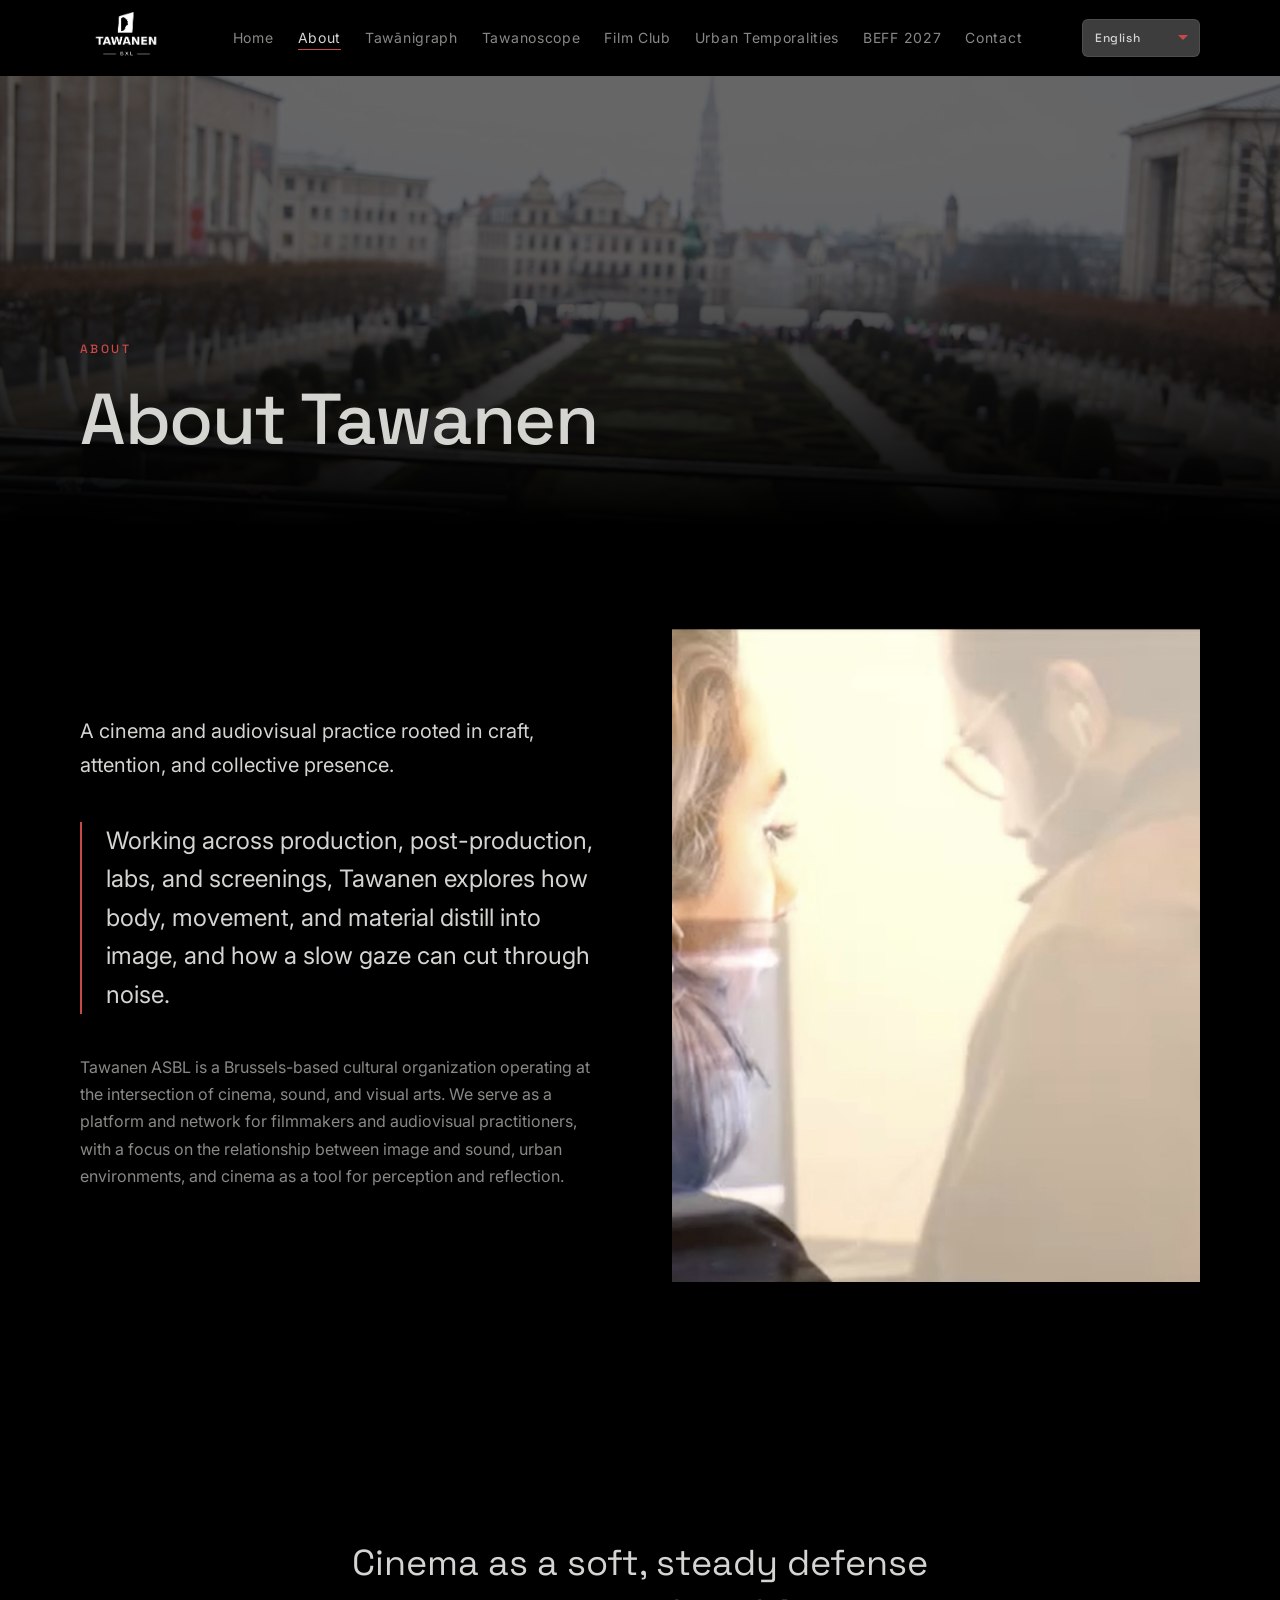
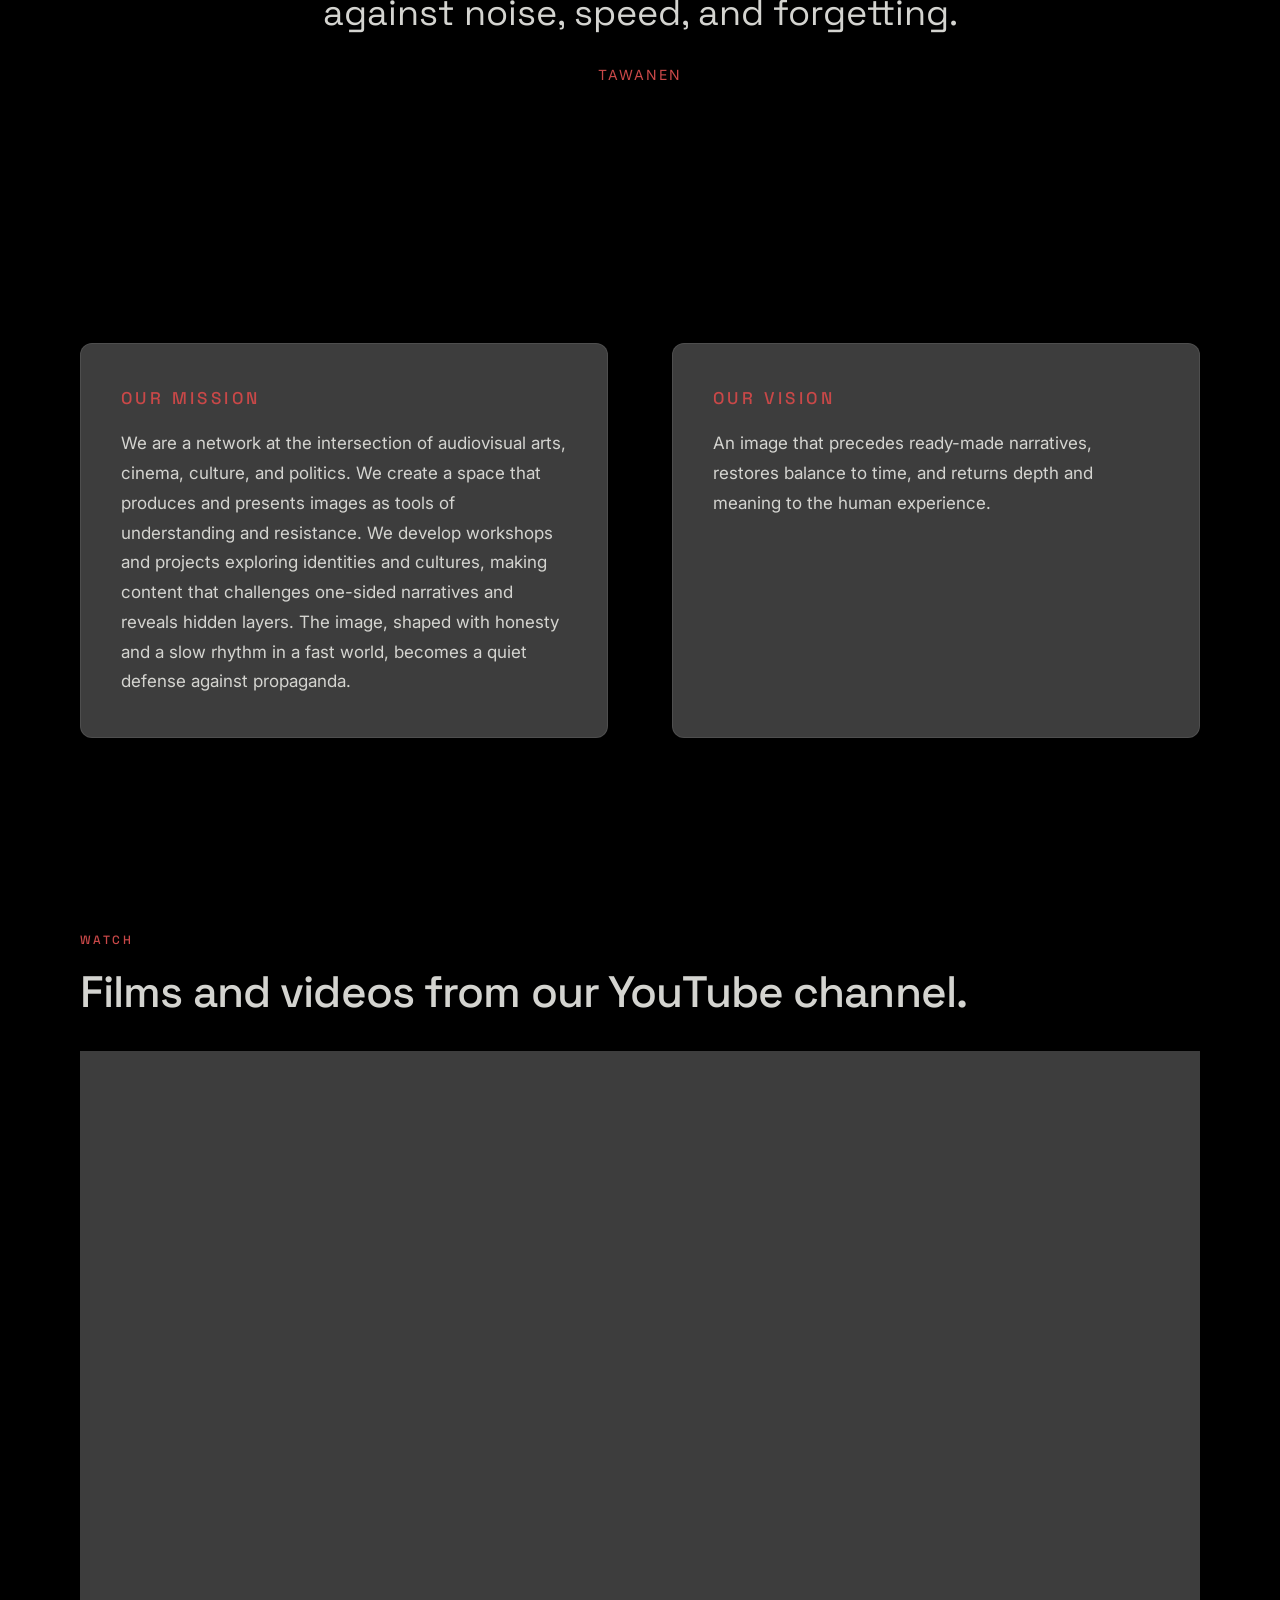
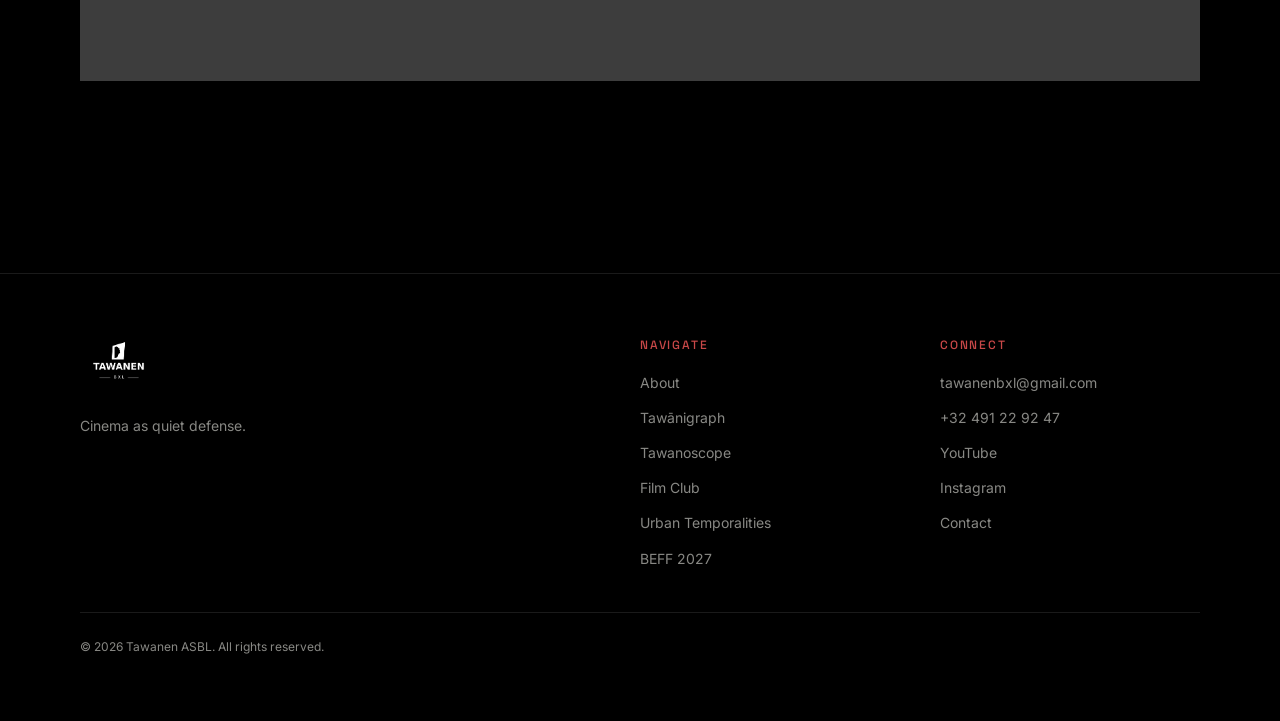
<file: about.html>
<!DOCTYPE html>
<html lang="en">
<head>
  <meta charset="UTF-8">
  <meta name="viewport" content="width=device-width, initial-scale=1.0">
  <meta name="description" content="About Tawanen ASBL — a cinema and audiovisual practice rooted in craft, attention, and collective presence in Brussels.">
  <meta property="og:title" content="About — Tawanen">
  <meta property="og:image" content="logo.png.png">
  <link rel="icon" type="image/png" href="logo.png.png">
  <title>About — Tawanen</title>
  <link rel="preconnect" href="https://fonts.googleapis.com">
  <link rel="preconnect" href="https://fonts.gstatic.com" crossorigin>
  <link href="https://fonts.googleapis.com/css2?family=Inter:wght@400;500;600&family=Noto+Sans+Arabic:wght@400;500;600&family=Space+Grotesk:wght@400;500;600;700&display=swap" rel="stylesheet">
  <link rel="stylesheet" href="css/reset.css">
  <link rel="stylesheet" href="css/variables.css">
  <link rel="stylesheet" href="css/layout.css">
  <link rel="stylesheet" href="css/components.css">
  <link rel="stylesheet" href="css/pages.css">
</head>
<body data-page-title="about.pageTitle" data-page-desc="about.intro">

  <header class="site-header scrolled">
    <div class="container header-inner">
      <a href="index.html" class="logo" aria-label="Tawanen"><img src="logo.png.png" alt="Tawanen" class="logo-img" width="1769" height="1206"></a>
      <nav class="main-nav" aria-label="Main navigation">
        <button class="menu-toggle" aria-label="Toggle menu" aria-expanded="false"><span></span><span></span><span></span></button>
        <ul class="nav-links">
          <li><a href="index.html" data-i18n="nav.home">Home</a></li>
          <li><a href="about.html" data-i18n="nav.about">About</a></li>
          <li><a href="tawanigraph.html" data-i18n="nav.tawānigraph">Tawānigraph</a></li>
          <li><a href="tawanoscope.html" data-i18n="nav.tawanoscope">Tawanoscope</a></li>
          <li><a href="film-club.html" data-i18n="nav.filmClub">Film Club</a></li>
          <li><a href="urban-temporalities.html" data-i18n="nav.urbanTemporalities">Urban Temporalities</a></li>
          <li><a href="beff-2027.html" data-i18n="nav.beff">BEFF 2027</a></li>
          <li><a href="contact.html" data-i18n="nav.contact">Contact</a></li>
        </ul>
      </nav>
      <div class="header-actions">
        <label class="lang-switcher">
          <select class="lang-select" aria-label="Language">
            <option value="en">English</option>
            <option value="fr">Français</option>
            <option value="nl">Nederlands</option>
            <option value="ar">العربية</option>
          </select>
        </label>
      </div>
    </div>
  </header>

  <main>
    <section class="page-hero">
      <div class="page-hero-bg">
        <img src="assets/images/brussels-mont-des-arts.jpg" alt="Mont des Arts formal garden in Brussels">
      </div>
      <div class="page-hero-content container">
        <p class="section-label" data-i18n="nav.about">About</p>
        <h1 data-i18n="about.pageTitle">About Tawanen</h1>
      </div>
    </section>

    <section class="section">
      <div class="container">
        <div class="about-grid reveal">
          <div>
            <p class="section-intro" style="font-size: 1.25rem; color: var(--color-offwhite); margin-bottom: 2rem;" data-i18n="about.intro">A cinema and audiovisual practice rooted in craft, attention, and collective presence.</p>
            <div class="manifesto-block">
              <p data-i18n="about.manifesto">Working across production, post-production, labs, and screenings, Tawanen explores how body, movement, and material distill into image.</p>
            </div>
            <p style="margin-top: 2rem; color: var(--color-muted);" data-i18n="about.asbl">Tawanen ASBL is a Brussels-based cultural organization.</p>
          </div>
          <div class="about-image">
            <img src="assets/images/editing-session.jpg" alt="Collaborative editing session at Tawanen" loading="lazy">
          </div>
        </div>
      </div>
    </section>

    <section class="section">
      <div class="container">
        <div class="quote-block reveal">
          <blockquote data-i18n="about.quote">Cinema as a soft, steady defense against noise, speed, and forgetting.</blockquote>
          <cite data-i18n="about.quoteCite">Tawanen</cite>
        </div>
      </div>
    </section>

    <section class="section">
      <div class="container">
        <div class="mission-vision-grid reveal">
          <div class="mission-block">
            <p class="section-label" data-i18n="mission.title">Our Mission</p>
            <p data-i18n="mission.text">We are a network at the intersection of audiovisual arts, cinema, culture, and politics.</p>
          </div>
          <div class="vision-block">
            <p class="section-label" data-i18n="vision.title">Our Vision</p>
            <p data-i18n="vision.text">An image that precedes ready-made narratives.</p>
          </div>
        </div>
      </div>
    </section>

    <section class="section">
      <div class="container reveal">
        <p class="section-label" data-i18n="video.title">Watch</p>
        <h2 class="section-title" data-i18n="video.intro">Follow our work on YouTube.</h2>
        <div class="video-embed reveal" data-video-featured style="margin-top: 2rem;">
          <iframe src="https://www.youtube.com/embed/IF5uQo_FfHM?rel=0&modestbranding=1" title="Tawanen Bxl" allow="accelerometer; autoplay; clipboard-write; encrypted-media; gyroscope; picture-in-picture" allowfullscreen loading="lazy"></iframe>
        </div>
      </div>
    </section>
  </main>

  <footer class="site-footer">
    <div class="container">
      <div class="footer-grid">
        <div class="footer-brand">
          <a href="index.html" class="logo" aria-label="Tawanen"><img src="logo.png.png" alt="Tawanen" class="logo-img" width="1769" height="1206"></a>
          <p class="footer-tagline" data-i18n="footer.tagline">Cinema as quiet defense.</p>
        </div>
        <div class="footer-col">
          <h4 data-i18n="footer.navigate">Navigate</h4>
          <ul>
            <li><a href="about.html" data-i18n="nav.about">About</a></li>
            <li><a href="tawanigraph.html" data-i18n="nav.tawānigraph">Tawānigraph</a></li>
            <li><a href="tawanoscope.html" data-i18n="nav.tawanoscope">Tawanoscope</a></li>
            <li><a href="film-club.html" data-i18n="nav.filmClub">Film Club</a></li>
            <li><a href="urban-temporalities.html" data-i18n="nav.urbanTemporalities">Urban Temporalities</a></li>
            <li><a href="beff-2027.html" data-i18n="nav.beff">BEFF 2027</a></li>
          </ul>
        </div>
        <div class="footer-col">
          <h4 data-i18n="footer.connect">Connect</h4>
          <ul>
            <li><a href="mailto:tawanenbxl@gmail.com">tawanenbxl@gmail.com</a></li>
            <li><a href="tel:+32491229247">+32 491 22 92 47</a></li>
            <li><a href="https://www.youtube.com/@TawanenBxl" target="_blank" rel="noopener noreferrer">YouTube</a></li>
            <li><a href="https://instagram.com/tawanenbxl" target="_blank" rel="noopener noreferrer">Instagram</a></li>
            <li><a href="contact.html" data-i18n="nav.contact">Contact</a></li>
          </ul>
        </div>
      </div>
      <div class="footer-bottom">
        <p data-i18n="footer.rights">© 2026 Tawanen ASBL. All rights reserved.</p>
      </div>
    </div>
  </footer>

  <script src="js/i18n.js"></script>
  <script src="js/main.js"></script>
  <script src="js/videos.js"></script>
</body>
</html>
</file>
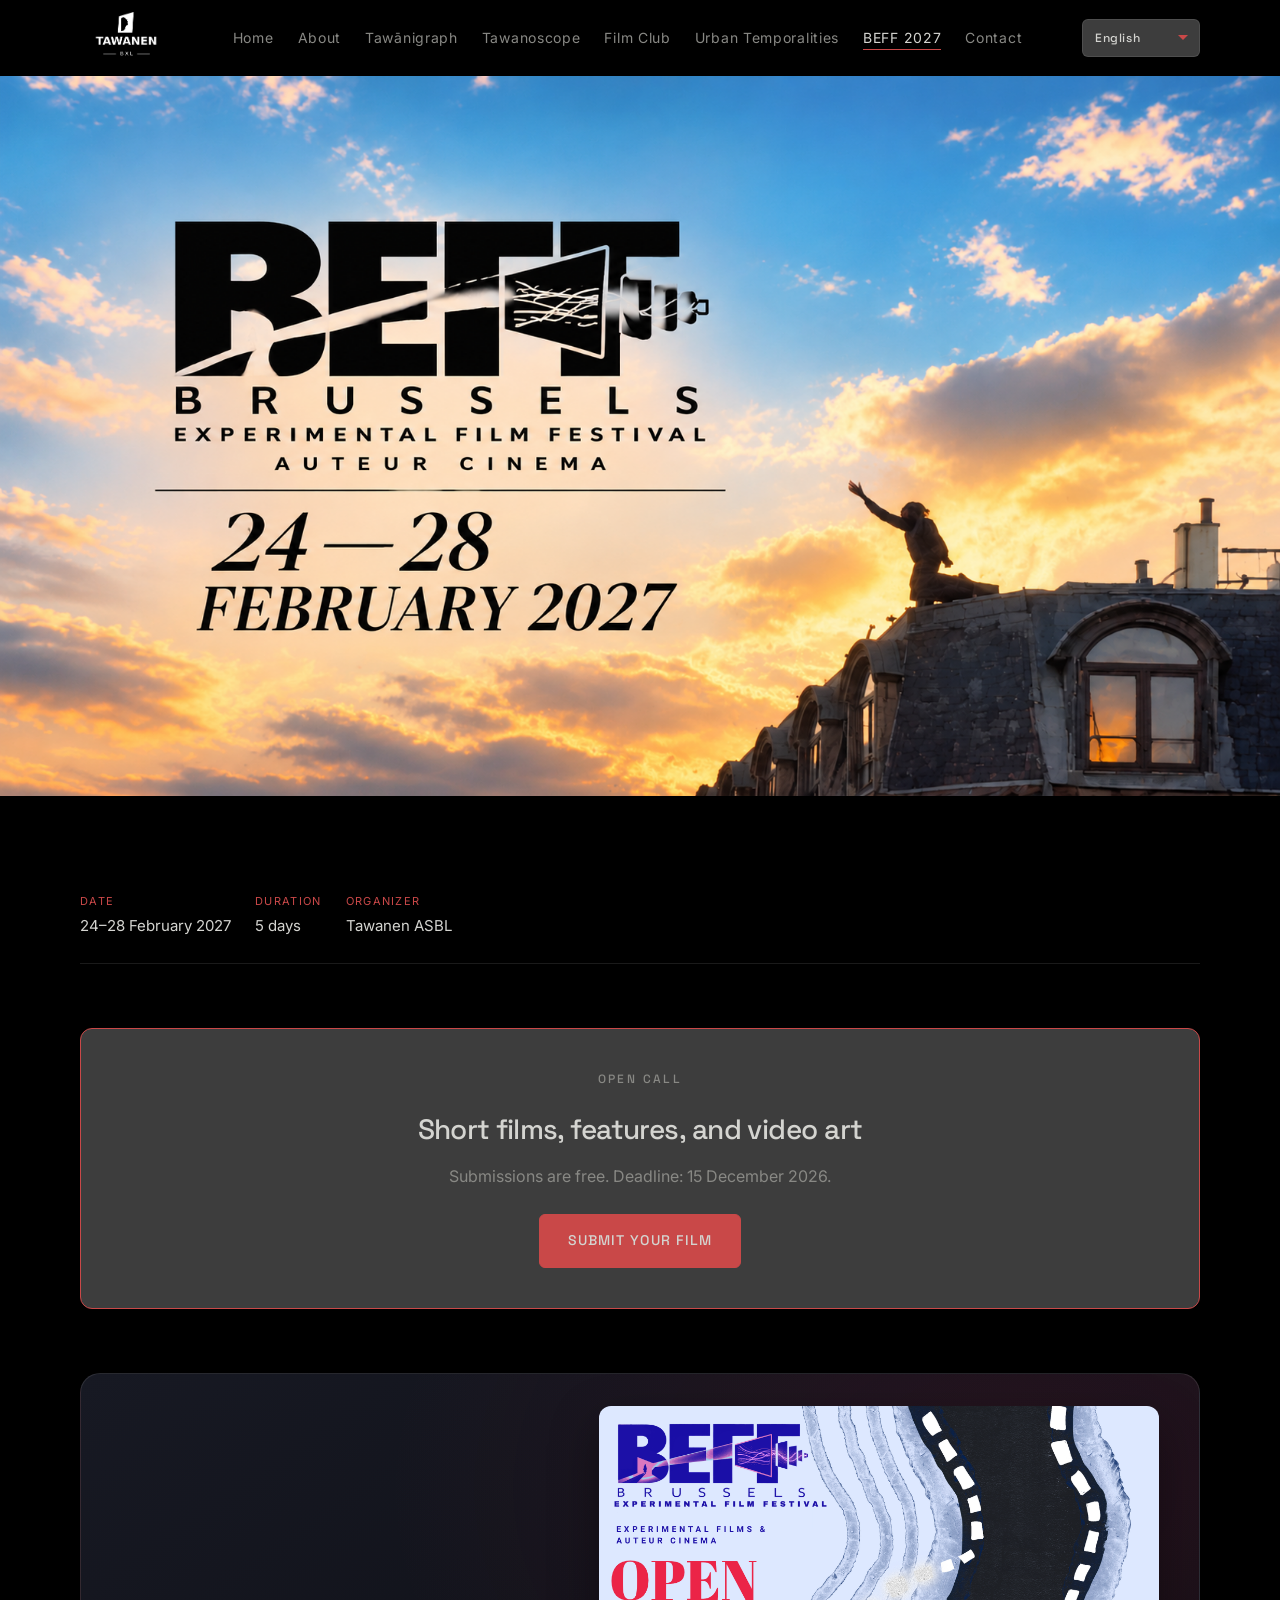
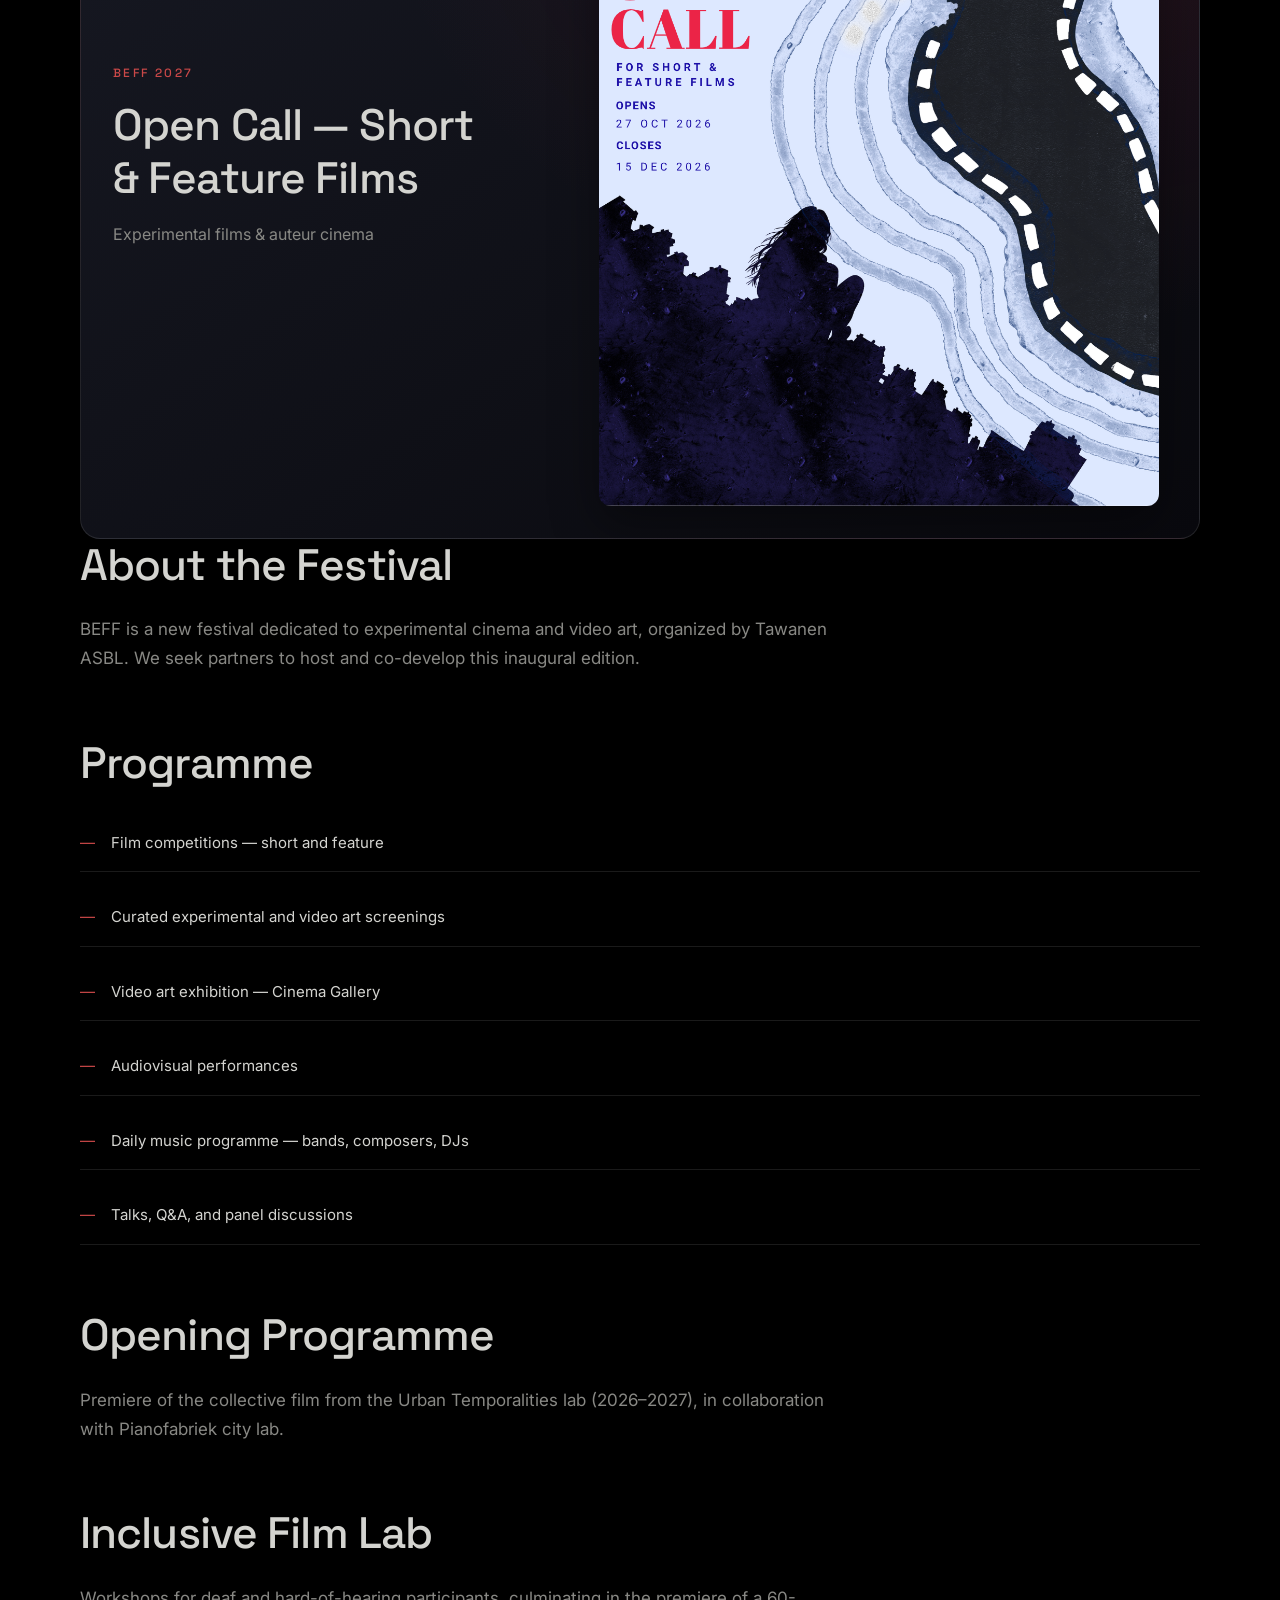
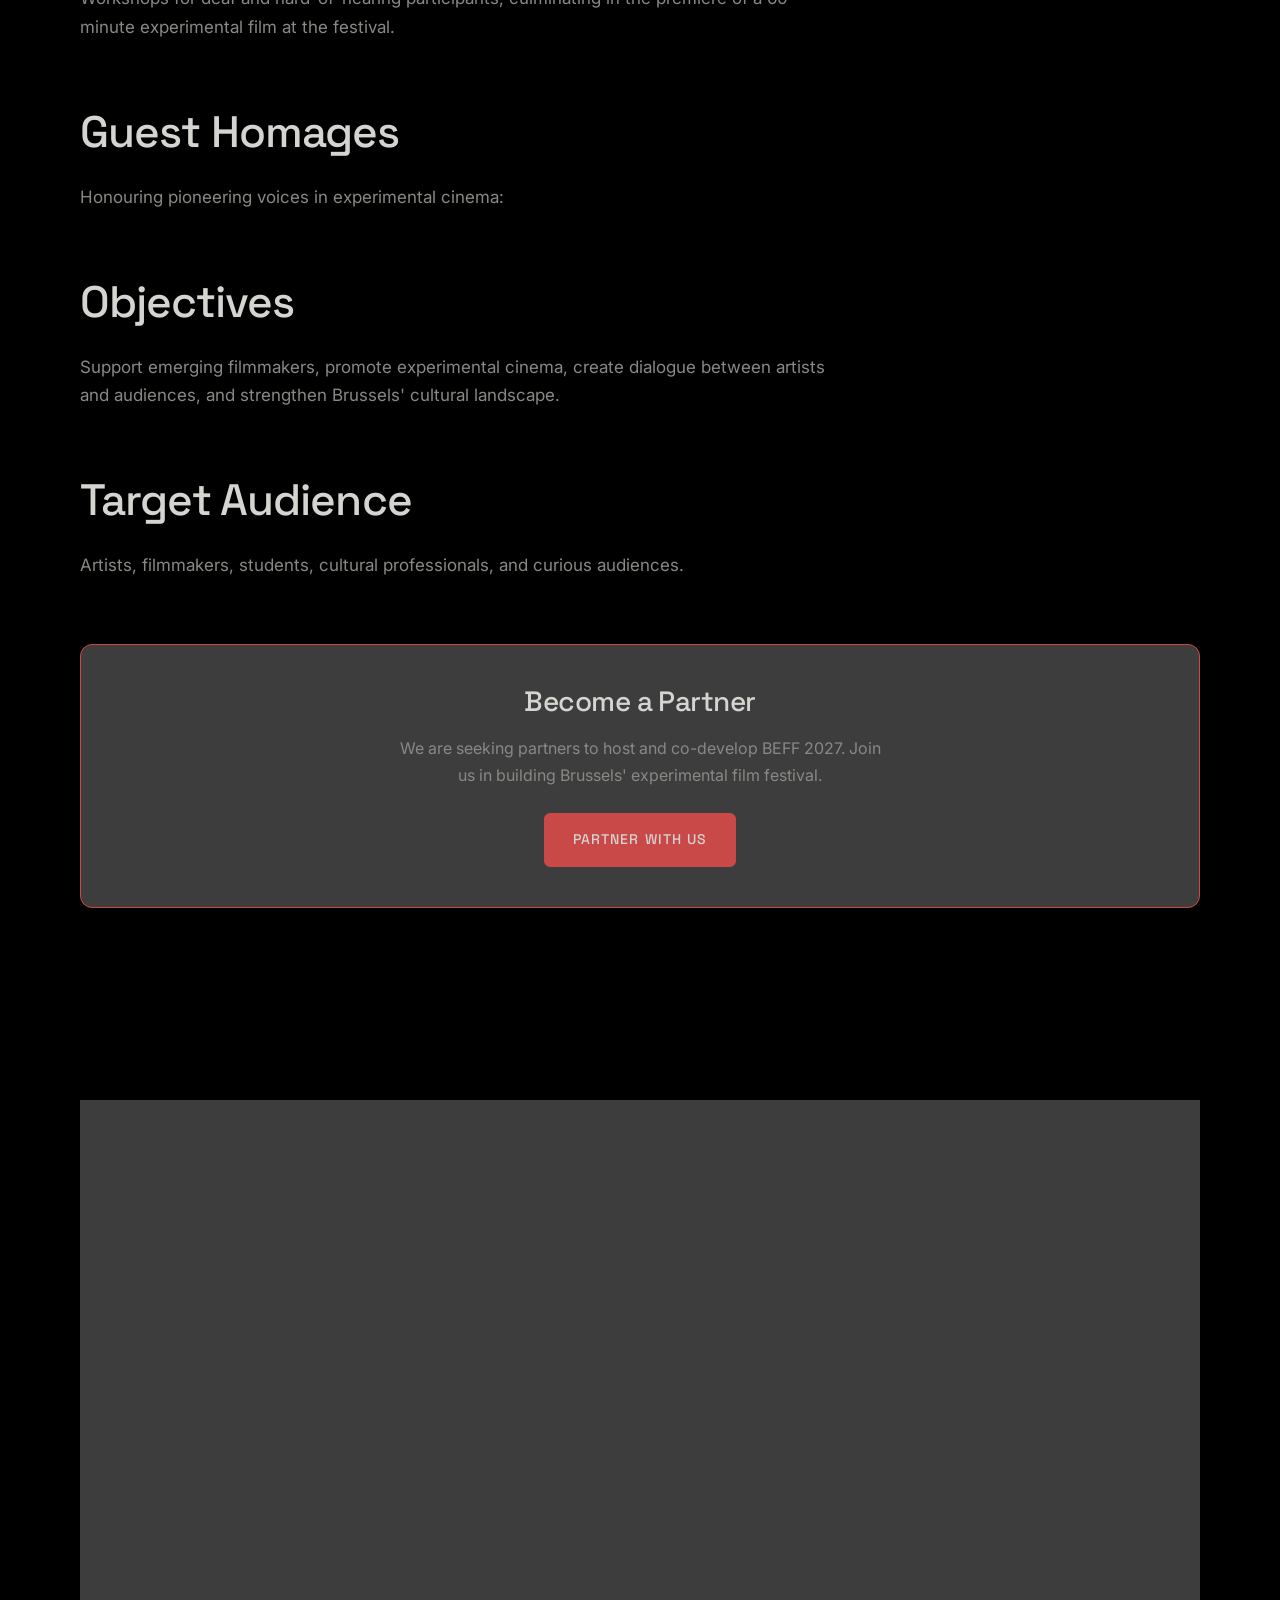
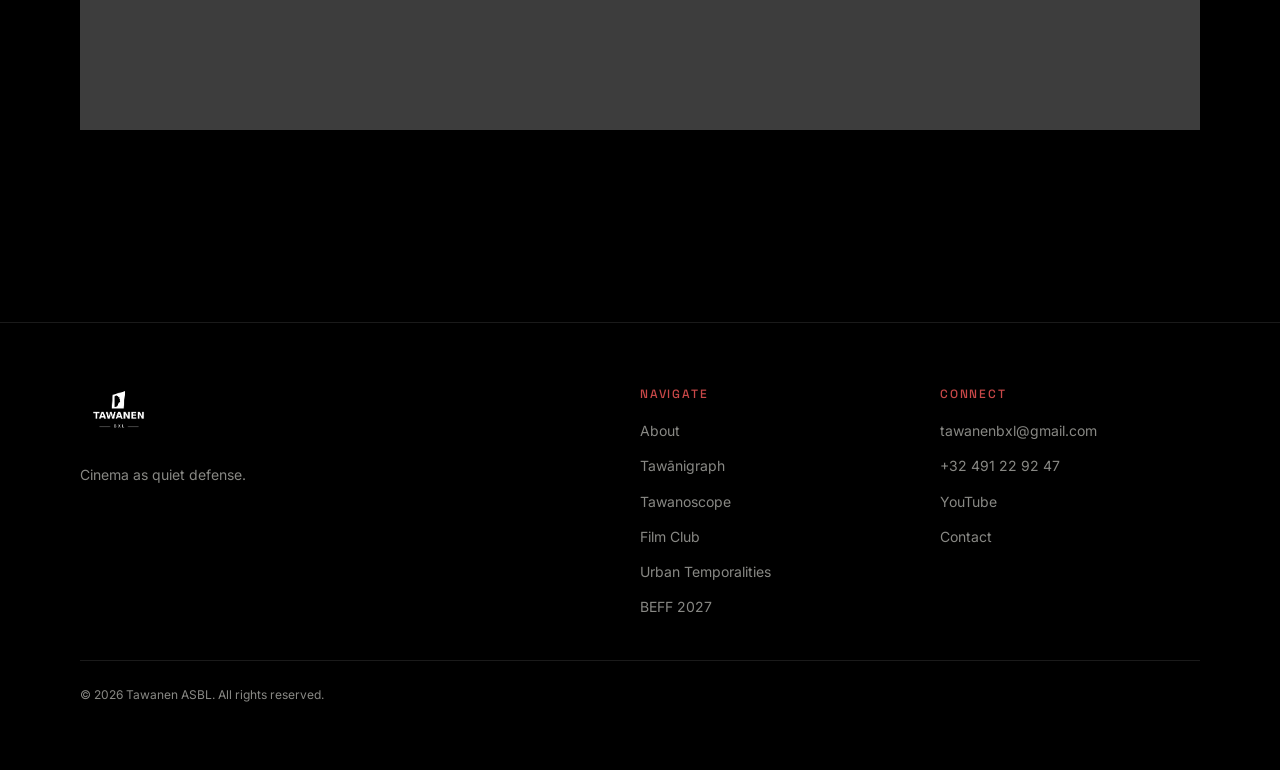
<file: beff-2027.html>
<!DOCTYPE html>
<html lang="en">
<head>
  <meta charset="UTF-8">
  <meta name="viewport" content="width=device-width, initial-scale=1.0">
  <meta name="description" content="Brussels Experimental Film Festival (BEFF) 2027 — four days of experimental cinema, video art, and dialogue in Brussels.">
  <meta property="og:title" content="BEFF 2027 — Brussels Experimental Film Festival">
  <meta property="og:image" content="assets/images/beff-poster.jpg">
  <link rel="icon" type="image/png" href="logo.png.png">
  <title>BEFF 2027 — Tawanen</title>
  <link rel="preconnect" href="https://fonts.googleapis.com">
  <link rel="preconnect" href="https://fonts.gstatic.com" crossorigin>
  <link href="https://fonts.googleapis.com/css2?family=Inter:wght@400;500;600&family=Noto+Sans+Arabic:wght@400;500;600&family=Space+Grotesk:wght@400;500;600;700&display=swap" rel="stylesheet">
  <link rel="stylesheet" href="css/reset.css">
  <link rel="stylesheet" href="css/variables.css">
  <link rel="stylesheet" href="css/layout.css">
  <link rel="stylesheet" href="css/components.css">
  <link rel="stylesheet" href="css/pages.css">
</head>
<body data-page-title="beff.pageTitle" data-page-desc="beff.intro">

  <header class="site-header scrolled">
    <div class="container header-inner">
      <a href="index.html" class="logo" aria-label="Tawanen"><img src="logo.png.png" alt="Tawanen" class="logo-img" width="1769" height="1206"></a>
      <nav class="main-nav" aria-label="Main navigation">
        <button class="menu-toggle" aria-label="Toggle menu" aria-expanded="false"><span></span><span></span><span></span></button>
        <ul class="nav-links">
          <li><a href="index.html" data-i18n="nav.home">Home</a></li>
          <li><a href="about.html" data-i18n="nav.about">About</a></li>
          <li><a href="tawanigraph.html" data-i18n="nav.tawānigraph">Tawānigraph</a></li>
          <li><a href="tawanoscope.html" data-i18n="nav.tawanoscope">Tawanoscope</a></li>
          <li><a href="film-club.html" data-i18n="nav.filmClub">Film Club</a></li>
          <li><a href="urban-temporalities.html" data-i18n="nav.urbanTemporalities">Urban Temporalities</a></li>
          <li><a href="beff-2027.html" data-i18n="nav.beff">BEFF 2027</a></li>
          <li><a href="contact.html" data-i18n="nav.contact">Contact</a></li>
        </ul>
      </nav>
      <div class="header-actions">
        <label class="lang-switcher">
          <select class="lang-select" aria-label="Language">
            <option value="en">English</option>
            <option value="fr">Français</option>
            <option value="nl">Nederlands</option>
            <option value="ar">العربية</option>
          </select>
        </label>
      </div>
    </div>
  </header>

  <main>
    <section class="page-hero beff-hero" aria-label="BEFF 2027 — Brussels Experimental Film Festival">
      <div class="beff-hero-grid">
        <img class="beff-sunset-hero" src="assets/images/February%202027%20Event%20Poster.png" alt="BEFF 2027 — Brussels Experimental Film Festival & Auteur Cinema, 24–28 February 2027" width="1536" height="1024">
      </div>
    </section>

    <section class="section">
      <div class="container">
        <div class="project-meta reveal">
          <div class="project-meta-item">
            <span>Date</span>
            <span data-i18n="projects.beff.date">24–28 February 2027</span>
          </div>
          <div class="project-meta-item">
            <span>Duration</span>
            <span>5 days</span>
          </div>
          <div class="project-meta-item">
            <span>Organizer</span>
            <span>Tawanen ASBL</span>
          </div>
        </div>

        <div class="partner-cta open-call-cta reveal">
          <p class="section-label" data-i18n="beff.submit.label">Open call</p>
          <h3 data-i18n="beff.submit.title">Short films, features, and video art</h3>
          <p data-i18n="beff.submit.text">Submissions are free. Deadline: 15 December 2026.</p>
          <a href="https://forms.gle/1F8i3EiyHABEFPoU7" class="btn btn-filled" data-film-submit target="_blank" rel="noopener noreferrer" data-i18n="beff.submit.cta">Submit your film</a>
        </div>

        <section class="beff-open-call-art reveal" aria-labelledby="beff-open-call-art-title">
          <div class="beff-open-call-art-copy">
            <p class="section-label">BEFF 2027</p>
            <h2 id="beff-open-call-art-title">Open Call — Short &amp; Feature Films</h2>
            <p>Experimental films &amp; auteur cinema</p>
          </div>
          <img
            class="beff-open-call-art-image"
            src="assets/images/beff-open-call.jpg.png"
            alt="BEFF 2027 open call poster for short and feature films. Submissions open 27 October 2026 and close 15 December 2026."
            width="1080"
            height="1350"
            loading="lazy"
          >
        </section>

        <div class="project-section reveal">
          <h2 data-i18n="beff.about.title">About the Festival</h2>
          <p data-i18n="beff.about.text">BEFF is a new festival dedicated to experimental cinema and video art.</p>
        </div>

        <div class="project-section reveal">
          <h2 data-i18n="beff.programme.title">Programme</h2>
          <ul class="programme-list">
            <li data-i18n="beff.programme.1">Film competitions — short and feature</li>
            <li data-i18n="beff.programme.2">Curated experimental and video art screenings</li>
            <li data-i18n="beff.programme.3">Video art exhibition — Cinema Gallery</li>
            <li data-i18n="beff.programme.4">Audiovisual performances</li>
            <li data-i18n="beff.programme.5">Daily music programme</li>
            <li data-i18n="beff.programme.6">Talks, Q&A, and panel discussions</li>
          </ul>
        </div>

        <div class="project-section reveal">
          <h2 data-i18n="beff.opening.title">Opening Programme</h2>
          <p data-i18n="beff.opening.text">Premiere of the collective film from the Urban Temporalities lab.</p>
        </div>

        <div class="project-section reveal">
          <h2 data-i18n="beff.inclusive.title">Inclusive Film Lab</h2>
          <p data-i18n="beff.inclusive.text">Workshops for deaf and hard-of-hearing participants.</p>
        </div>

        <div class="project-section reveal">
          <h2 data-i18n="beff.homages.title">Guest Homages</h2>
          <p data-i18n="beff.homages.intro">Honouring pioneering voices in experimental cinema:</p>
        </div>

        <div class="project-section reveal">
          <h2 data-i18n="beff.objectives.title">Objectives</h2>
          <p data-i18n="beff.objectives.text">Support emerging filmmakers and strengthen Brussels' cultural landscape.</p>
        </div>

        <div class="project-section reveal">
          <h2 data-i18n="beff.audience.title">Target Audience</h2>
          <p data-i18n="beff.audience.text">Artists, filmmakers, students, cultural professionals, and curious audiences.</p>
        </div>

        <div class="partner-cta reveal">
          <h3 data-i18n="beff.partner.title">Become a Partner</h3>
          <p data-i18n="beff.partner.text">We are seeking partners to host and co-develop BEFF 2027.</p>
          <a href="contact.html" class="btn btn-filled" data-i18n="beff.partner.cta">Partner with us</a>
        </div>
      </div>
    </section>

    <section class="section">
      <div class="container reveal">
        <div class="video-embed reveal" data-video-featured>
          <iframe src="https://www.youtube.com/embed/IF5uQo_FfHM?rel=0&modestbranding=1" title="Tawanen Bxl" allow="accelerometer; autoplay; clipboard-write; encrypted-media; gyroscope; picture-in-picture" allowfullscreen loading="lazy"></iframe>
        </div>
      </div>
    </section>
  </main>

  <footer class="site-footer">
    <div class="container">
      <div class="footer-grid">
        <div class="footer-brand">
          <a href="index.html" class="logo" aria-label="Tawanen"><img src="logo.png.png" alt="Tawanen" class="logo-img" width="1769" height="1206"></a>
          <p class="footer-tagline" data-i18n="footer.tagline">Cinema as quiet defense.</p>
        </div>
        <div class="footer-col">
          <h4 data-i18n="footer.navigate">Navigate</h4>
          <ul>
            <li><a href="about.html" data-i18n="nav.about">About</a></li>
            <li><a href="tawanigraph.html" data-i18n="nav.tawānigraph">Tawānigraph</a></li>
            <li><a href="tawanoscope.html" data-i18n="nav.tawanoscope">Tawanoscope</a></li>
            <li><a href="film-club.html" data-i18n="nav.filmClub">Film Club</a></li>
            <li><a href="urban-temporalities.html" data-i18n="nav.urbanTemporalities">Urban Temporalities</a></li>
            <li><a href="beff-2027.html" data-i18n="nav.beff">BEFF 2027</a></li>
          </ul>
        </div>
        <div class="footer-col">
          <h4 data-i18n="footer.connect">Connect</h4>
          <ul>
            <li><a href="mailto:tawanenbxl@gmail.com">tawanenbxl@gmail.com</a></li>
            <li><a href="tel:+32491229247">+32 491 22 92 47</a></li>
            <li><a href="https://www.youtube.com/@TawanenBxl" target="_blank" rel="noopener noreferrer">YouTube</a></li>
            <li><a href="contact.html" data-i18n="nav.contact">Contact</a></li>
          </ul>
        </div>
      </div>
      <div class="footer-bottom">
        <p data-i18n="footer.rights">© 2026 Tawanen ASBL. All rights reserved.</p>
      </div>
    </div>
  </footer>

  <script src="js/config.js"></script>
  <script src="js/i18n.js"></script>
  <script src="js/main.js"></script>
  <script src="js/videos.js"></script>
</body>
</html>
</file>
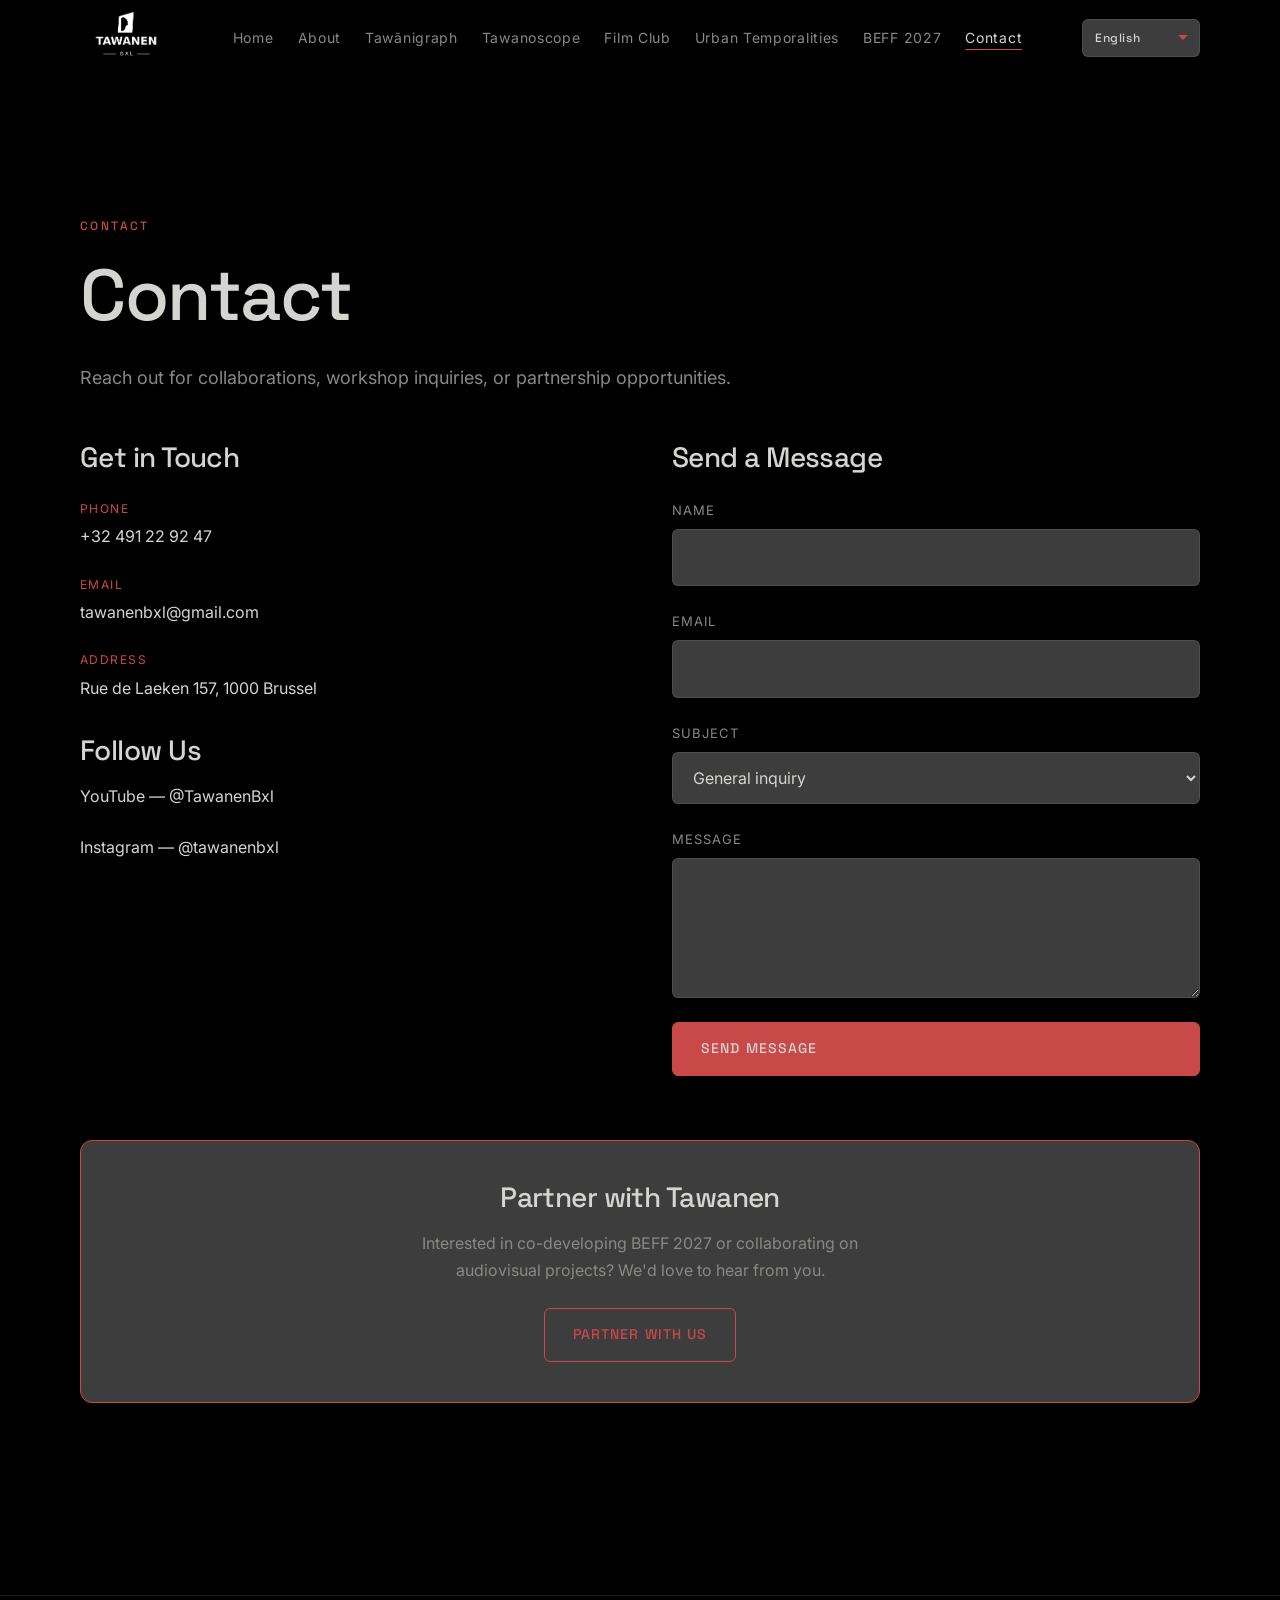
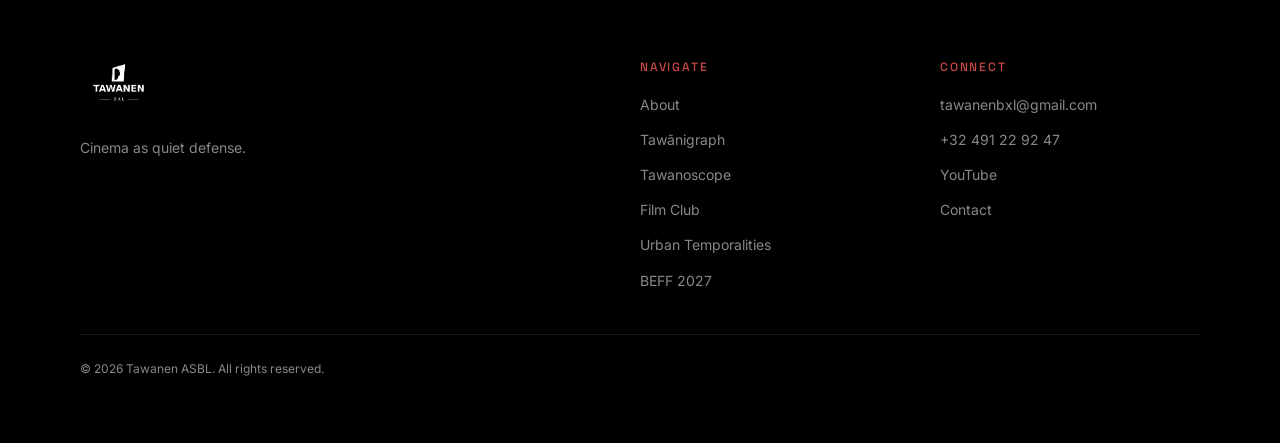
<file: contact.html>
<!DOCTYPE html>
<html lang="en">
<head>
  <meta charset="UTF-8">
  <meta name="viewport" content="width=device-width, initial-scale=1.0">
  <meta name="description" content="Contact Tawanen ASBL — collaborations, workshops, and partnership opportunities in Brussels.">
  <meta property="og:title" content="Contact — Tawanen">
  <link rel="icon" type="image/png" href="logo.png.png">
  <title>Contact — Tawanen</title>
  <link rel="preconnect" href="https://fonts.googleapis.com">
  <link rel="preconnect" href="https://fonts.gstatic.com" crossorigin>
  <link href="https://fonts.googleapis.com/css2?family=Inter:wght@400;500;600&family=Noto+Sans+Arabic:wght@400;500;600&family=Space+Grotesk:wght@400;500;600;700&display=swap" rel="stylesheet">
  <link rel="stylesheet" href="css/reset.css">
  <link rel="stylesheet" href="css/variables.css">
  <link rel="stylesheet" href="css/layout.css">
  <link rel="stylesheet" href="css/components.css">
  <link rel="stylesheet" href="css/pages.css">
</head>
<body data-page-title="contact.pageTitle" data-page-desc="contact.intro" class="has-offset">

  <header class="site-header scrolled">
    <div class="container header-inner">
      <a href="index.html" class="logo" aria-label="Tawanen"><img src="logo.png.png" alt="Tawanen" class="logo-img" width="1769" height="1206"></a>
      <nav class="main-nav" aria-label="Main navigation">
        <button class="menu-toggle" aria-label="Toggle menu" aria-expanded="false"><span></span><span></span><span></span></button>
        <ul class="nav-links">
          <li><a href="index.html" data-i18n="nav.home">Home</a></li>
          <li><a href="about.html" data-i18n="nav.about">About</a></li>
          <li><a href="tawanigraph.html" data-i18n="nav.tawānigraph">Tawānigraph</a></li>
          <li><a href="tawanoscope.html" data-i18n="nav.tawanoscope">Tawanoscope</a></li>
          <li><a href="film-club.html" data-i18n="nav.filmClub">Film Club</a></li>
          <li><a href="urban-temporalities.html" data-i18n="nav.urbanTemporalities">Urban Temporalities</a></li>
          <li><a href="beff-2027.html" data-i18n="nav.beff">BEFF 2027</a></li>
          <li><a href="contact.html" data-i18n="nav.contact">Contact</a></li>
        </ul>
      </nav>
      <div class="header-actions">
        <label class="lang-switcher">
          <select class="lang-select" aria-label="Language">
            <option value="en">English</option>
            <option value="fr">Français</option>
            <option value="nl">Nederlands</option>
            <option value="ar">العربية</option>
          </select>
        </label>
      </div>
    </div>
  </header>

  <main>
    <section class="section" style="padding-top: calc(var(--nav-height) + var(--space-xl));">
      <div class="container">
        <p class="section-label reveal" data-i18n="nav.contact">Contact</p>
        <h1 class="section-title reveal" data-i18n="contact.pageTitle">Contact</h1>
        <p class="section-intro reveal" data-i18n="contact.intro">Reach out for collaborations, workshop inquiries, or partnership opportunities.</p>

        <div class="contact-grid reveal" style="margin-top: 3rem;">
          <div>
            <h3 style="margin-bottom: 1.5rem;" data-i18n="contact.info.title">Get in Touch</h3>
            <dl class="info-list">
              <div class="info-item">
                <dt data-i18n="contact.phone">Phone</dt>
                <dd><a href="tel:+32491229247">+32 491 22 92 47</a></dd>
              </div>
              <div class="info-item">
                <dt data-i18n="contact.email">Email</dt>
                <dd><a href="mailto:tawanenbxl@gmail.com">tawanenbxl@gmail.com</a></dd>
              </div>
              <div class="info-item">
                <dt data-i18n="contact.address">Address</dt>
                <dd data-i18n="contact.addressValue">Rue de Laeken 157, 1000 Brussel</dd>
              </div>
            </dl>

            <h3 style="margin-top: 2rem; margin-bottom: 1rem;" data-i18n="contact.social.title">Follow Us</h3>
            <ul class="info-list">
              <li><a href="https://www.youtube.com/@TawanenBxl" target="_blank" rel="noopener noreferrer">YouTube — @TawanenBxl</a></li>
              <li><a href="https://instagram.com/tawanenbxl" target="_blank" rel="noopener noreferrer">Instagram — @tawanenbxl</a></li>
            </ul>
          </div>

          <div>
            <h3 style="margin-bottom: 1.5rem;" data-i18n="contact.form.title">Send a Message</h3>
            <form class="contact-form" action="https://formsubmit.co/tawanenbxl@gmail.com" method="POST">
              <input type="hidden" name="_subject" value="Tawanen website — new message">
              <input type="hidden" name="_captcha" value="false">
              <input type="hidden" name="_next" id="form-next" value="">
              <input type="text" name="_honey" style="display:none" tabindex="-1" autocomplete="off">
              <div class="form-status" id="form-status" hidden role="status"></div>
              <div class="form-group">
                <label for="name" data-i18n="contact.form.name">Name</label>
                <input type="text" id="name" name="name" required autocomplete="name">
              </div>
              <div class="form-group">
                <label for="email" data-i18n="contact.form.email">Email</label>
                <input type="email" id="email" name="email" required autocomplete="email">
              </div>
              <div class="form-group">
                <label for="subject" data-i18n="contact.form.subject">Subject</label>
                <select id="subject" name="subject">
                  <option value="general" data-i18n="contact.form.subject.general">General inquiry</option>
                  <option value="workshop" data-i18n="contact.form.subject.workshop">Workshop / Lab</option>
                  <option value="production" data-i18n="contact.form.subject.production">Production</option>
                  <option value="partnership" data-i18n="contact.form.subject.partnership">Partnership / BEFF</option>
                </select>
              </div>
              <div class="form-group">
                <label for="message" data-i18n="contact.form.message">Message</label>
                <textarea id="message" name="message" required></textarea>
              </div>
              <button type="submit" class="btn btn-filled" data-i18n="contact.form.submit">Send message</button>
            </form>
          </div>
        </div>

        <div class="partner-cta reveal">
          <h3 data-i18n="contact.partner.title">Partner with Tawanen</h3>
          <p data-i18n="contact.partner.text">Interested in co-developing BEFF 2027 or collaborating on audiovisual projects?</p>
          <a href="mailto:tawanenbxl@gmail.com?subject=Partnership%20inquiry" class="btn" data-i18n="beff.partner.cta">Partner with us</a>
        </div>
      </div>
    </section>
  </main>

  <footer class="site-footer">
    <div class="container">
      <div class="footer-grid">
        <div class="footer-brand">
          <a href="index.html" class="logo" aria-label="Tawanen"><img src="logo.png.png" alt="Tawanen" class="logo-img" width="1769" height="1206"></a>
          <p class="footer-tagline" data-i18n="footer.tagline">Cinema as quiet defense.</p>
        </div>
        <div class="footer-col">
          <h4 data-i18n="footer.navigate">Navigate</h4>
          <ul>
            <li><a href="about.html" data-i18n="nav.about">About</a></li>
            <li><a href="tawanigraph.html" data-i18n="nav.tawānigraph">Tawānigraph</a></li>
            <li><a href="tawanoscope.html" data-i18n="nav.tawanoscope">Tawanoscope</a></li>
            <li><a href="film-club.html" data-i18n="nav.filmClub">Film Club</a></li>
            <li><a href="urban-temporalities.html" data-i18n="nav.urbanTemporalities">Urban Temporalities</a></li>
            <li><a href="beff-2027.html" data-i18n="nav.beff">BEFF 2027</a></li>
          </ul>
        </div>
        <div class="footer-col">
          <h4 data-i18n="footer.connect">Connect</h4>
          <ul>
            <li><a href="mailto:tawanenbxl@gmail.com">tawanenbxl@gmail.com</a></li>
            <li><a href="tel:+32491229247">+32 491 22 92 47</a></li>
            <li><a href="https://www.youtube.com/@TawanenBxl" target="_blank" rel="noopener noreferrer">YouTube</a></li>
            <li><a href="contact.html" data-i18n="nav.contact">Contact</a></li>
          </ul>
        </div>
      </div>
      <div class="footer-bottom">
        <p data-i18n="footer.rights">© 2026 Tawanen ASBL. All rights reserved.</p>
      </div>
    </div>
  </footer>

  <script src="js/i18n.js"></script>
  <script src="js/main.js"></script>
  <script src="js/contact-form.js"></script>
</body>
</html>
</file>
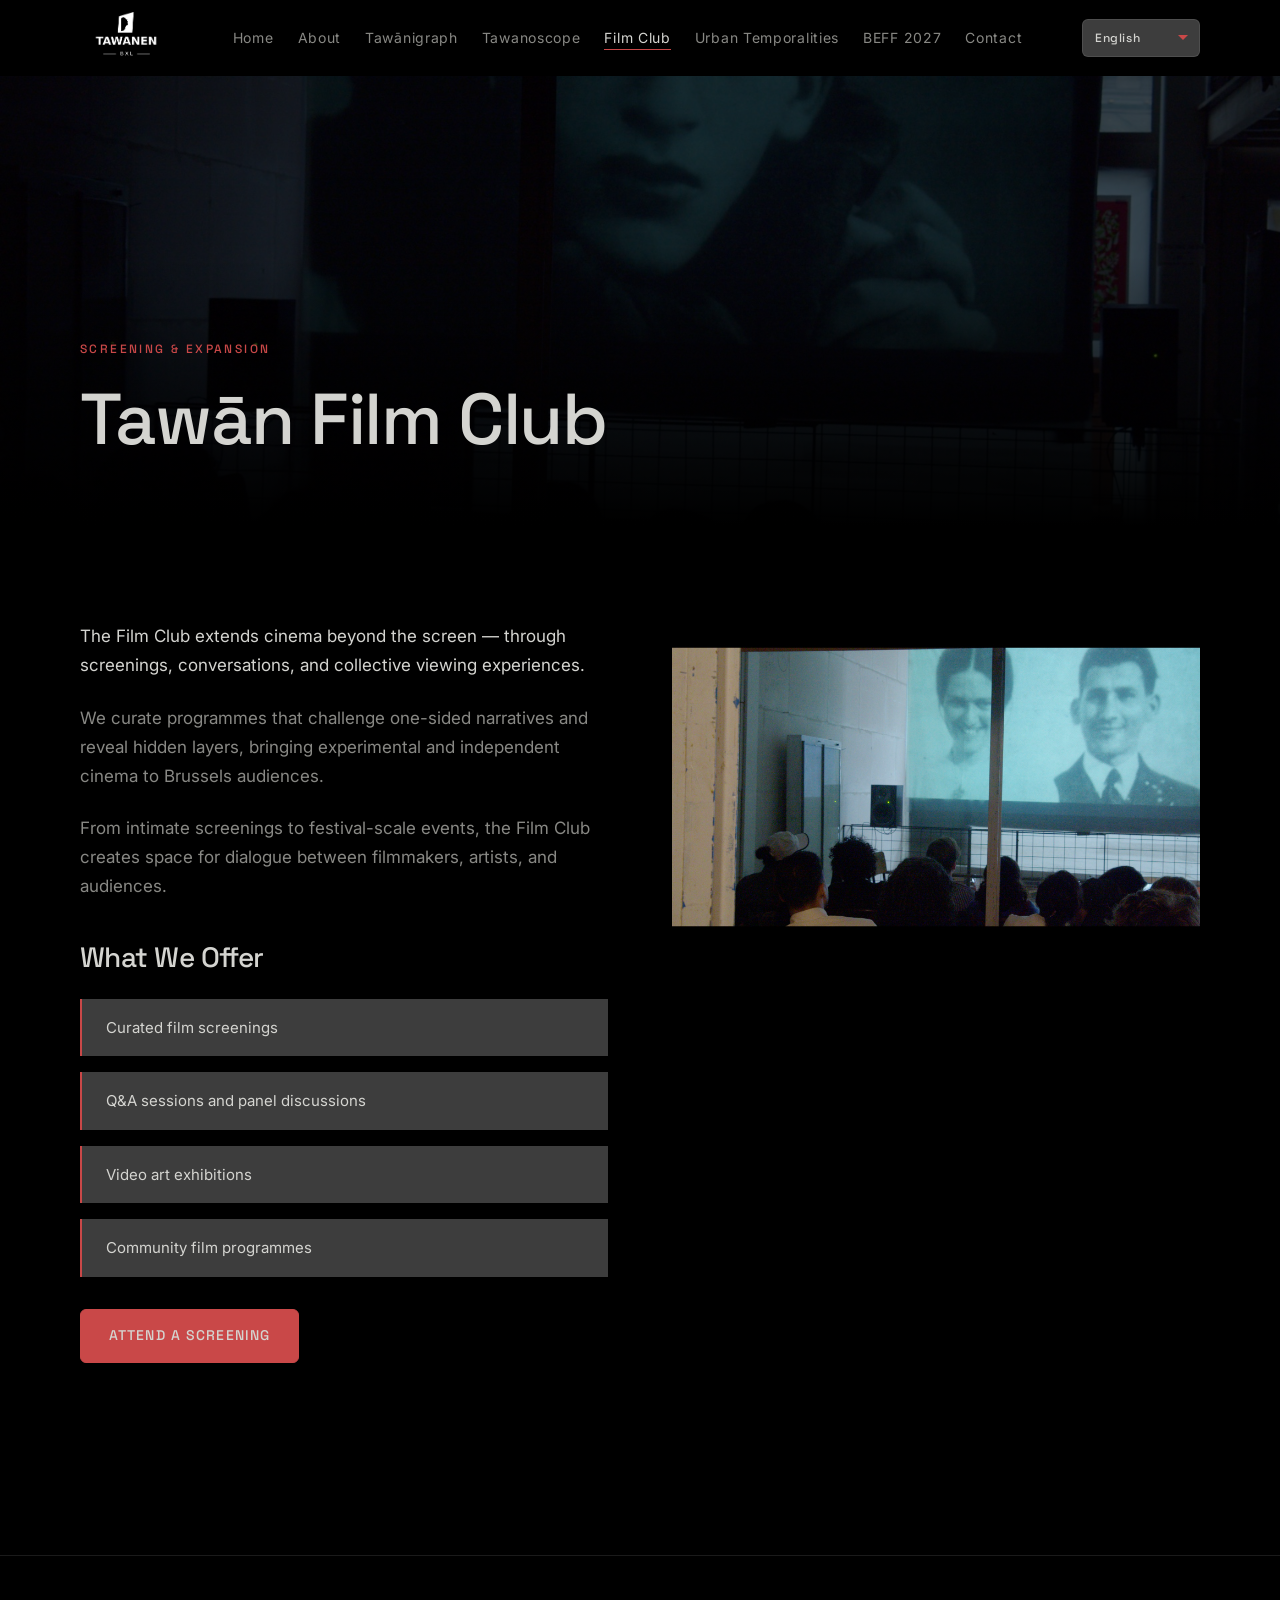
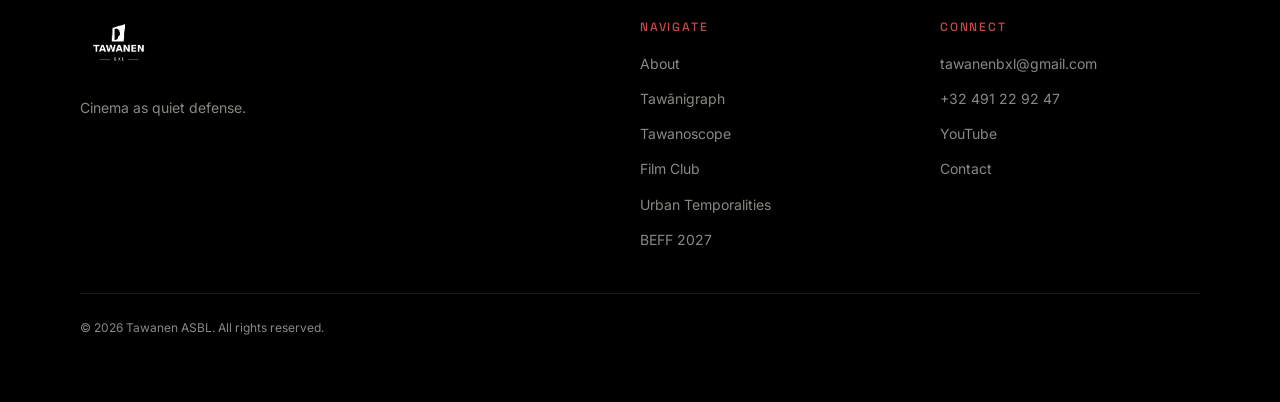
<file: film-club.html>
<!DOCTYPE html>
<html lang="en">
<head>
  <meta charset="UTF-8">
  <meta name="viewport" content="width=device-width, initial-scale=1.0">
  <meta name="description" content="Tawān Film Club — screenings and cinema expansion at Tawanen ASBL, Brussels.">
  <meta property="og:title" content="Tawān Film Club — Tawanen">
  <meta property="og:image" content="logo.png.png">
  <link rel="icon" type="image/png" href="logo.png.png">
  <title>Tawān Film Club — Tawanen</title>
  <link rel="preconnect" href="https://fonts.googleapis.com">
  <link rel="preconnect" href="https://fonts.gstatic.com" crossorigin>
  <link href="https://fonts.googleapis.com/css2?family=Inter:wght@400;500;600&family=Noto+Sans+Arabic:wght@400;500;600&family=Space+Grotesk:wght@400;500;600;700&display=swap" rel="stylesheet">
  <link rel="stylesheet" href="css/reset.css">
  <link rel="stylesheet" href="css/variables.css">
  <link rel="stylesheet" href="css/layout.css">
  <link rel="stylesheet" href="css/components.css">
  <link rel="stylesheet" href="css/pages.css">
</head>
<body data-page-title="filmClub.pageTitle" data-page-desc="filmClub.intro">

  <header class="site-header scrolled">
    <div class="container header-inner">
      <a href="index.html" class="logo" aria-label="Tawanen"><img src="logo.png.png" alt="Tawanen" class="logo-img" width="1769" height="1206"></a>
      <nav class="main-nav" aria-label="Main navigation">
        <button class="menu-toggle" aria-label="Toggle menu" aria-expanded="false"><span></span><span></span><span></span></button>
        <ul class="nav-links">
          <li><a href="index.html" data-i18n="nav.home">Home</a></li>
          <li><a href="about.html" data-i18n="nav.about">About</a></li>
          <li><a href="tawanigraph.html" data-i18n="nav.tawānigraph">Tawānigraph</a></li>
          <li><a href="tawanoscope.html" data-i18n="nav.tawanoscope">Tawanoscope</a></li>
          <li><a href="film-club.html" data-i18n="nav.filmClub">Film Club</a></li>
          <li><a href="urban-temporalities.html" data-i18n="nav.urbanTemporalities">Urban Temporalities</a></li>
          <li><a href="beff-2027.html" data-i18n="nav.beff">BEFF 2027</a></li>
          <li><a href="contact.html" data-i18n="nav.contact">Contact</a></li>
        </ul>
      </nav>
      <div class="header-actions">
        <label class="lang-switcher">
          <select class="lang-select" aria-label="Language">
            <option value="en">English</option>
            <option value="fr">Français</option>
            <option value="nl">Nederlands</option>
            <option value="ar">العربية</option>
          </select>
        </label>
      </div>
    </div>
  </header>

  <main>
    <section class="page-hero">
      <div class="page-hero-bg">
        <img src="assets/images/screening-audience.jpg" alt="Film screening with audience silhouettes">
      </div>
      <div class="page-hero-content container">
        <p class="section-label" data-i18n="filmClub.subtitle">Screening & Expansion</p>
        <h1 data-i18n="filmClub.pageTitle">Tawān Film Club</h1>
      </div>
    </section>

    <section class="section">
      <div class="container">
        <div class="two-col reveal">
          <div class="pillar-content">
            <p class="section-intro" style="color: var(--color-offwhite);" data-i18n="filmClub.intro">The Film Club extends cinema beyond the screen.</p>
            <p data-i18n="filmClub.body1">We curate programmes that challenge one-sided narratives.</p>
            <p data-i18n="filmClub.body2">From intimate screenings to festival-scale events, the Film Club creates space for dialogue.</p>
            <div class="pillar-offerings">
              <h3 data-i18n="filmClub.offerings.title">What We Offer</h3>
              <ul>
                <li data-i18n="filmClub.offerings.1">Curated film screenings</li>
                <li data-i18n="filmClub.offerings.2">Q&A sessions and panel discussions</li>
                <li data-i18n="filmClub.offerings.3">Video art exhibitions</li>
                <li data-i18n="filmClub.offerings.4">Community film programmes</li>
              </ul>
            </div>
            <a href="#" class="btn btn-filled" style="margin-top: 2rem;" data-apply-link target="_blank" rel="noopener noreferrer" data-i18n="filmClub.cta">Attend a screening</a>
          </div>
          <div>
            <img src="assets/images/gallery-02.jpg" alt="Black and white portraits projected during a film screening" loading="lazy">
          </div>
        </div>
      </div>
    </section>
  </main>

  <footer class="site-footer">
    <div class="container">
      <div class="footer-grid">
        <div class="footer-brand">
          <a href="index.html" class="logo" aria-label="Tawanen"><img src="logo.png.png" alt="Tawanen" class="logo-img" width="1769" height="1206"></a>
          <p class="footer-tagline" data-i18n="footer.tagline">Cinema as quiet defense.</p>
        </div>
        <div class="footer-col">
          <h4 data-i18n="footer.navigate">Navigate</h4>
          <ul>
            <li><a href="about.html" data-i18n="nav.about">About</a></li>
            <li><a href="tawanigraph.html" data-i18n="nav.tawānigraph">Tawānigraph</a></li>
            <li><a href="tawanoscope.html" data-i18n="nav.tawanoscope">Tawanoscope</a></li>
            <li><a href="film-club.html" data-i18n="nav.filmClub">Film Club</a></li>
            <li><a href="urban-temporalities.html" data-i18n="nav.urbanTemporalities">Urban Temporalities</a></li>
            <li><a href="beff-2027.html" data-i18n="nav.beff">BEFF 2027</a></li>
          </ul>
        </div>
        <div class="footer-col">
          <h4 data-i18n="footer.connect">Connect</h4>
          <ul>
            <li><a href="mailto:tawanenbxl@gmail.com">tawanenbxl@gmail.com</a></li>
            <li><a href="tel:+32491229247">+32 491 22 92 47</a></li>
            <li><a href="https://www.youtube.com/@TawanenBxl" target="_blank" rel="noopener noreferrer">YouTube</a></li>
            <li><a href="contact.html" data-i18n="nav.contact">Contact</a></li>
          </ul>
        </div>
      </div>
      <div class="footer-bottom">
        <p data-i18n="footer.rights">© 2026 Tawanen ASBL. All rights reserved.</p>
      </div>
    </div>
  </footer>

  <script src="js/config.js"></script>
  <script src="js/i18n.js"></script>
  <script src="js/main.js"></script>
</body>
</html>
</file>
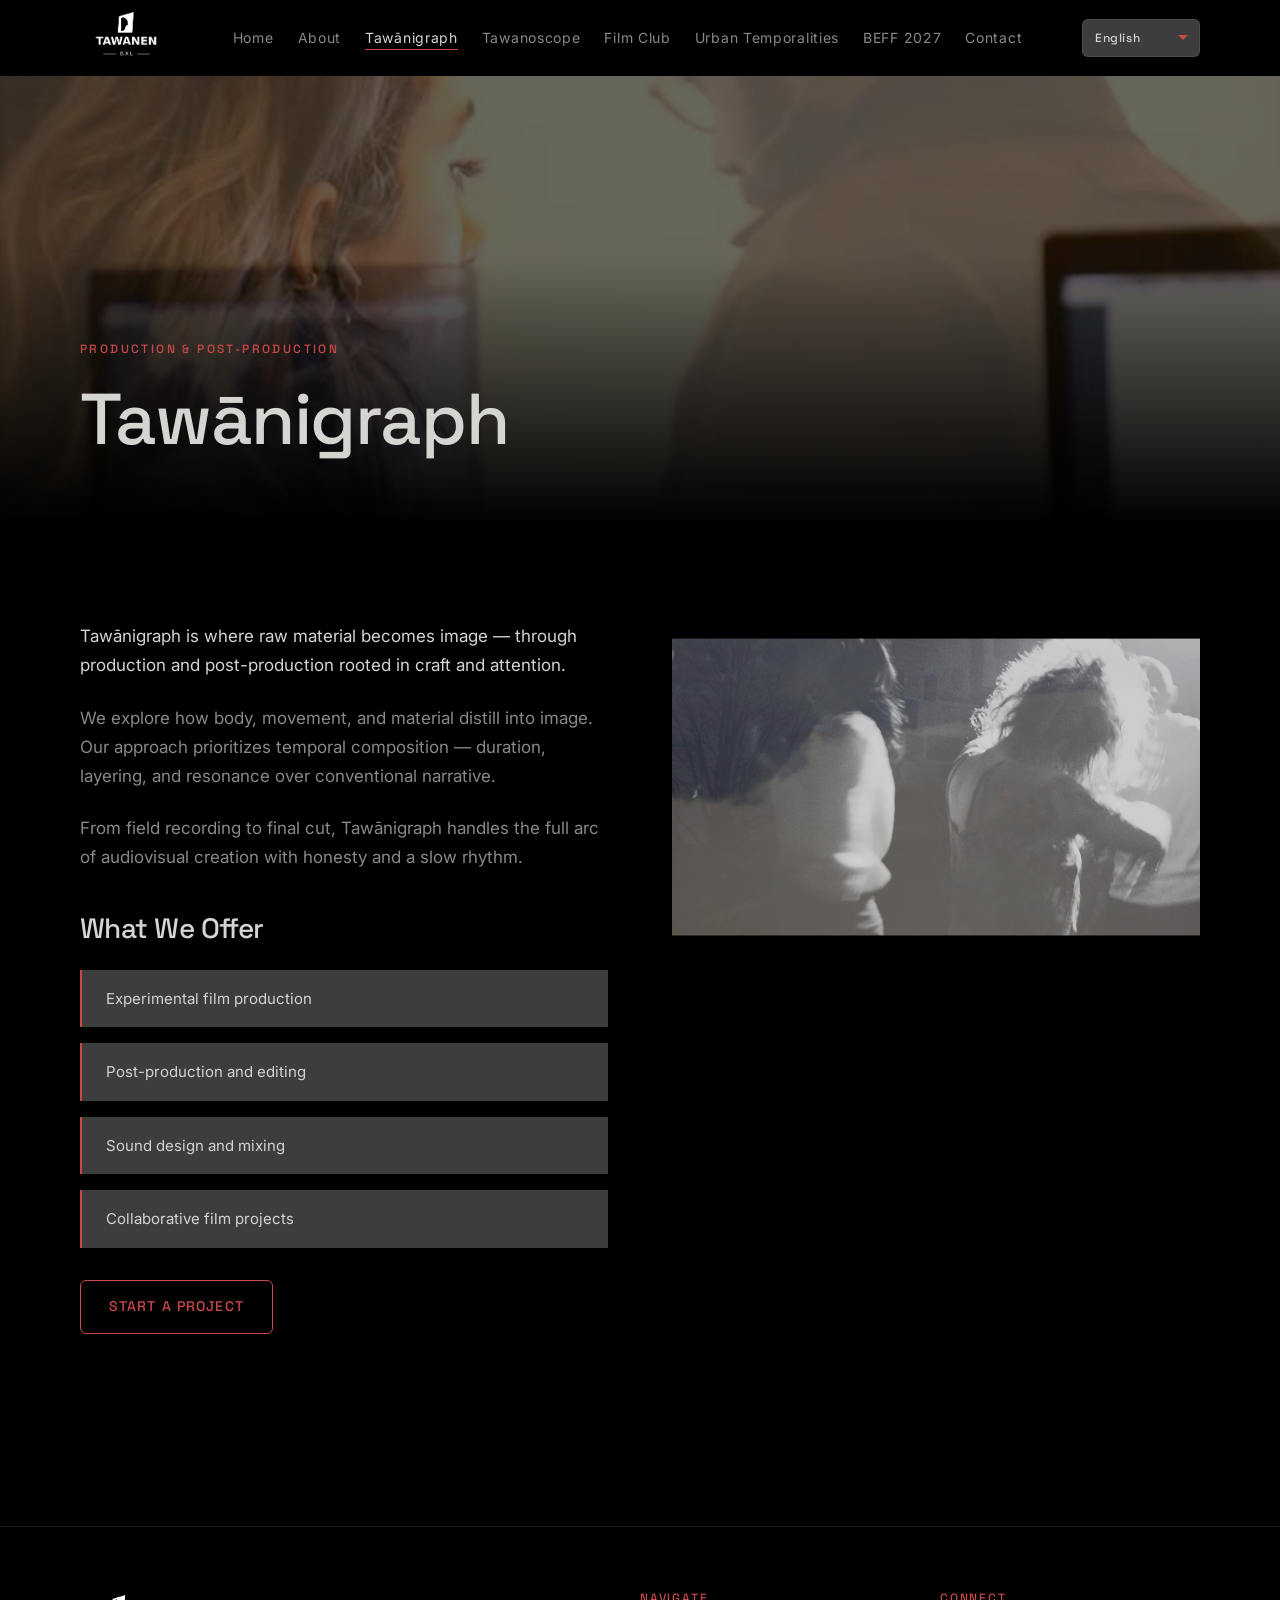
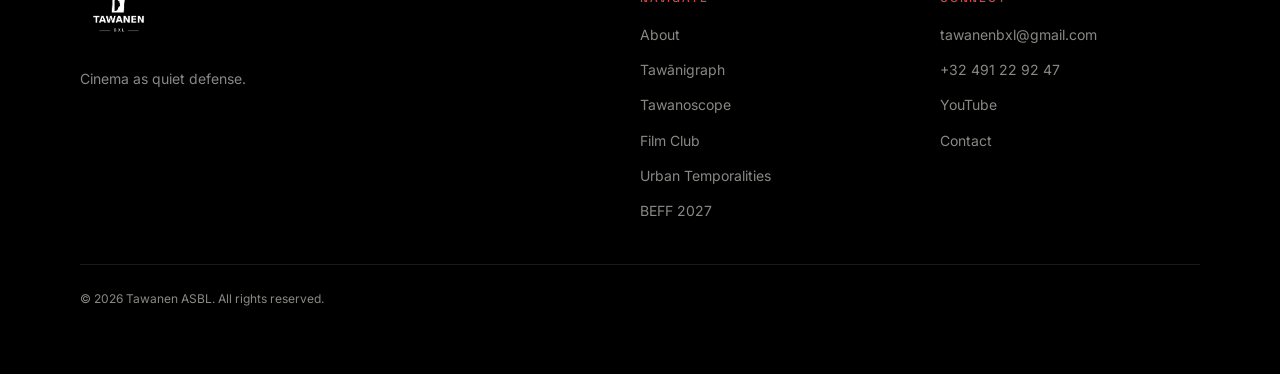
<file: tawanigraph.html>
<!DOCTYPE html>
<html lang="en">
<head>
  <meta charset="UTF-8">
  <meta name="viewport" content="width=device-width, initial-scale=1.0">
  <meta name="description" content="Tawānigraph — production and post-production at Tawanen ASBL, Brussels.">
  <meta property="og:title" content="Tawānigraph — Tawanen">
  <meta property="og:image" content="logo.png.png">
  <link rel="icon" type="image/png" href="logo.png.png">
  <title>Tawānigraph — Tawanen</title>
  <link rel="preconnect" href="https://fonts.googleapis.com">
  <link rel="preconnect" href="https://fonts.gstatic.com" crossorigin>
  <link href="https://fonts.googleapis.com/css2?family=Inter:wght@400;500;600&family=Noto+Sans+Arabic:wght@400;500;600&family=Space+Grotesk:wght@400;500;600;700&display=swap" rel="stylesheet">
  <link rel="stylesheet" href="css/reset.css">
  <link rel="stylesheet" href="css/variables.css">
  <link rel="stylesheet" href="css/layout.css">
  <link rel="stylesheet" href="css/components.css">
  <link rel="stylesheet" href="css/pages.css">
</head>
<body data-page-title="tawānigraph.pageTitle" data-page-desc="tawānigraph.intro">

  <header class="site-header scrolled">
    <div class="container header-inner">
      <a href="index.html" class="logo" aria-label="Tawanen"><img src="logo.png.png" alt="Tawanen" class="logo-img" width="1769" height="1206"></a>
      <nav class="main-nav" aria-label="Main navigation">
        <button class="menu-toggle" aria-label="Toggle menu" aria-expanded="false"><span></span><span></span><span></span></button>
        <ul class="nav-links">
          <li><a href="index.html" data-i18n="nav.home">Home</a></li>
          <li><a href="about.html" data-i18n="nav.about">About</a></li>
          <li><a href="tawanigraph.html" data-i18n="nav.tawānigraph">Tawānigraph</a></li>
          <li><a href="tawanoscope.html" data-i18n="nav.tawanoscope">Tawanoscope</a></li>
          <li><a href="film-club.html" data-i18n="nav.filmClub">Film Club</a></li>
          <li><a href="urban-temporalities.html" data-i18n="nav.urbanTemporalities">Urban Temporalities</a></li>
          <li><a href="beff-2027.html" data-i18n="nav.beff">BEFF 2027</a></li>
          <li><a href="contact.html" data-i18n="nav.contact">Contact</a></li>
        </ul>
      </nav>
      <div class="header-actions">
        <label class="lang-switcher">
          <select class="lang-select" aria-label="Language">
            <option value="en">English</option>
            <option value="fr">Français</option>
            <option value="nl">Nederlands</option>
            <option value="ar">العربية</option>
          </select>
        </label>
      </div>
    </div>
  </header>

  <main>
    <section class="page-hero">
      <div class="page-hero-bg">
        <img src="assets/images/editing-session.jpg" alt="Film editing session">
      </div>
      <div class="page-hero-content container">
        <p class="section-label" data-i18n="tawānigraph.subtitle">Production & Post-Production</p>
        <h1 data-i18n="tawānigraph.pageTitle">Tawānigraph</h1>
      </div>
    </section>

    <section class="section">
      <div class="container">
        <div class="two-col reveal">
          <div class="pillar-content">
            <p class="section-intro" style="color: var(--color-offwhite);" data-i18n="tawānigraph.intro">Tawānigraph is where raw material becomes image.</p>
            <p data-i18n="tawānigraph.body1">We explore how body, movement, and material distill into image.</p>
            <p data-i18n="tawānigraph.body2">From field recording to final cut, Tawānigraph handles the full arc of audiovisual creation.</p>
            <div class="pillar-offerings">
              <h3 data-i18n="tawānigraph.offerings.title">What We Offer</h3>
              <ul>
                <li data-i18n="tawānigraph.offerings.1">Experimental film production</li>
                <li data-i18n="tawānigraph.offerings.2">Post-production and editing</li>
                <li data-i18n="tawānigraph.offerings.3">Sound design and mixing</li>
                <li data-i18n="tawānigraph.offerings.4">Collaborative film projects</li>
              </ul>
            </div>
            <a href="contact.html" class="btn" style="margin-top: 2rem;" data-i18n="tawānigraph.cta">Start a project</a>
          </div>
          <div>
            <img src="assets/images/gallery-01.jpg" alt="Experimental film still with motion blur" loading="lazy" style="filter: grayscale(20%);">
          </div>
        </div>
      </div>
    </section>
  </main>

  <footer class="site-footer">
    <div class="container">
      <div class="footer-grid">
        <div class="footer-brand">
          <a href="index.html" class="logo" aria-label="Tawanen"><img src="logo.png.png" alt="Tawanen" class="logo-img" width="1769" height="1206"></a>
          <p class="footer-tagline" data-i18n="footer.tagline">Cinema as quiet defense.</p>
        </div>
        <div class="footer-col">
          <h4 data-i18n="footer.navigate">Navigate</h4>
          <ul>
            <li><a href="about.html" data-i18n="nav.about">About</a></li>
            <li><a href="tawanigraph.html" data-i18n="nav.tawānigraph">Tawānigraph</a></li>
            <li><a href="tawanoscope.html" data-i18n="nav.tawanoscope">Tawanoscope</a></li>
            <li><a href="film-club.html" data-i18n="nav.filmClub">Film Club</a></li>
            <li><a href="urban-temporalities.html" data-i18n="nav.urbanTemporalities">Urban Temporalities</a></li>
            <li><a href="beff-2027.html" data-i18n="nav.beff">BEFF 2027</a></li>
          </ul>
        </div>
        <div class="footer-col">
          <h4 data-i18n="footer.connect">Connect</h4>
          <ul>
            <li><a href="mailto:tawanenbxl@gmail.com">tawanenbxl@gmail.com</a></li>
            <li><a href="tel:+32491229247">+32 491 22 92 47</a></li>
            <li><a href="https://www.youtube.com/@TawanenBxl" target="_blank" rel="noopener noreferrer">YouTube</a></li>
            <li><a href="contact.html" data-i18n="nav.contact">Contact</a></li>
          </ul>
        </div>
      </div>
      <div class="footer-bottom">
        <p data-i18n="footer.rights">© 2026 Tawanen ASBL. All rights reserved.</p>
      </div>
    </div>
  </footer>

  <script src="js/i18n.js"></script>
  <script src="js/main.js"></script>
</body>
</html>
</file>
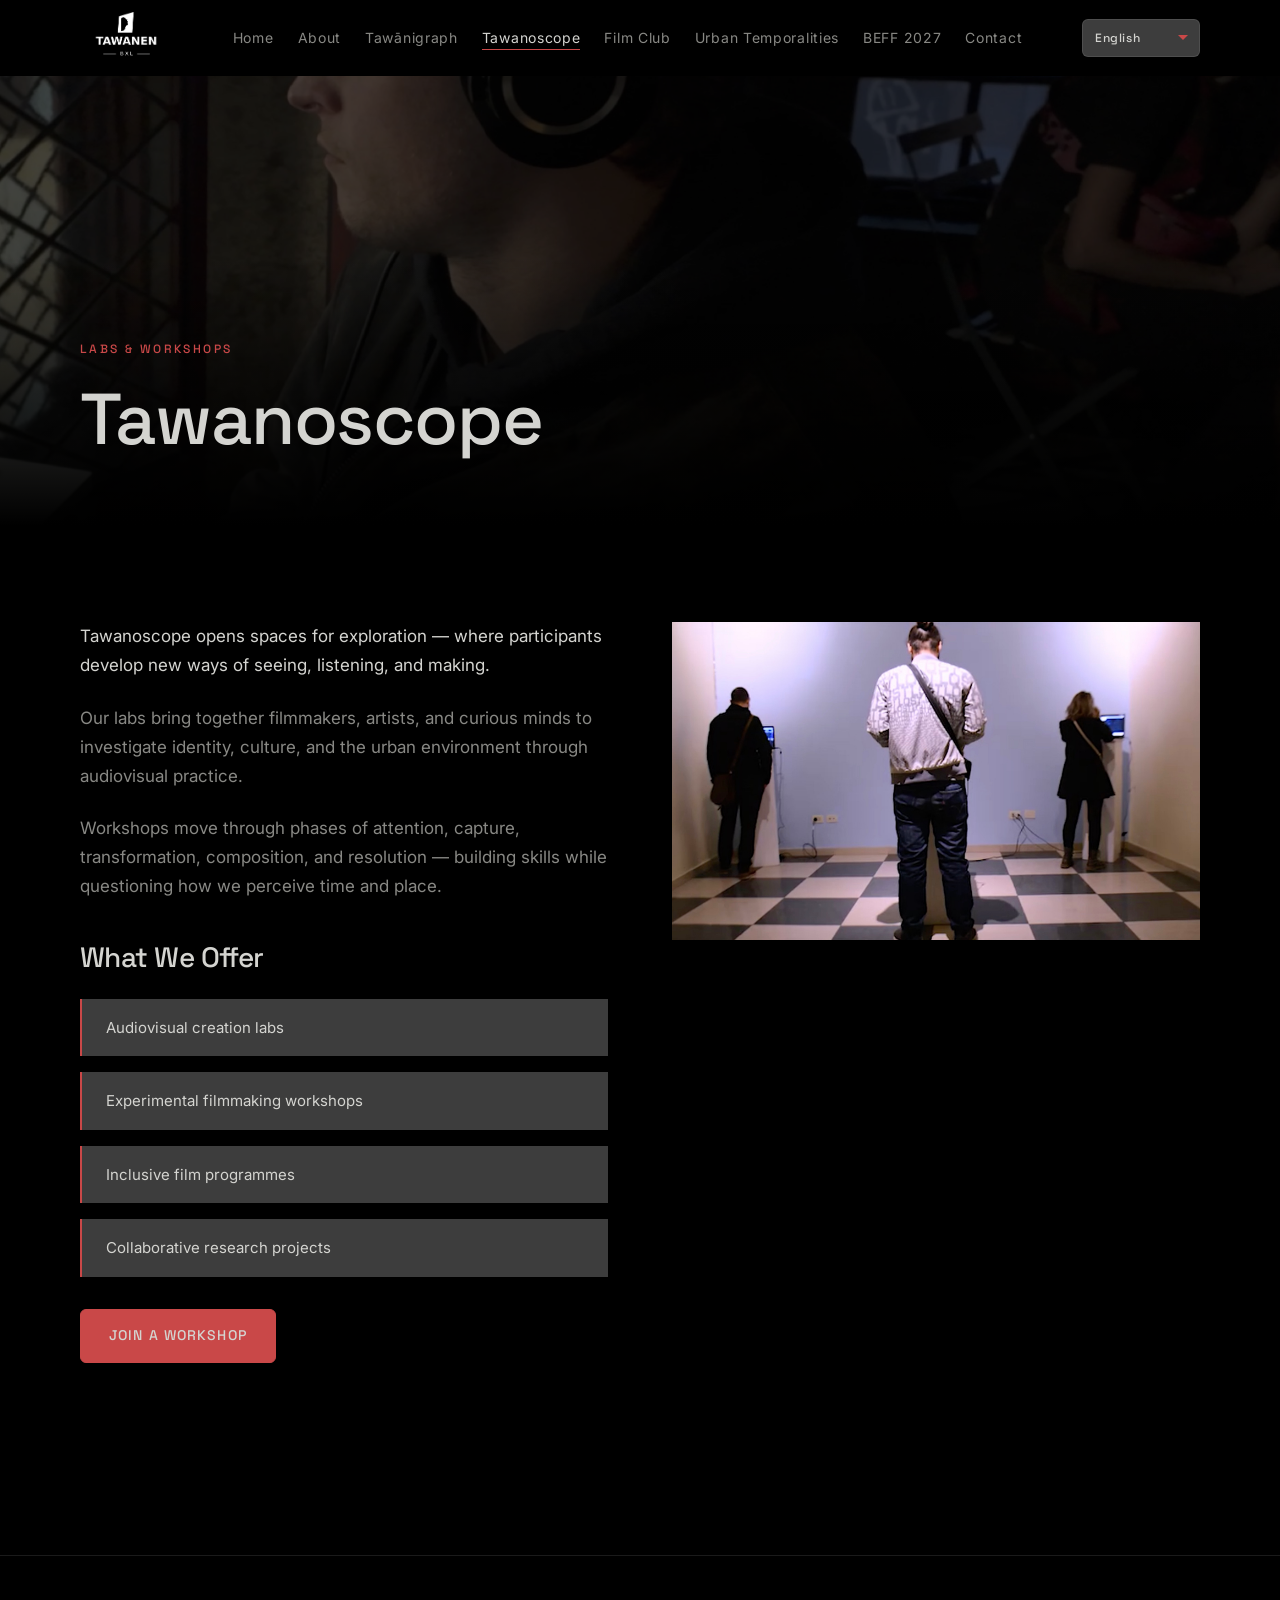
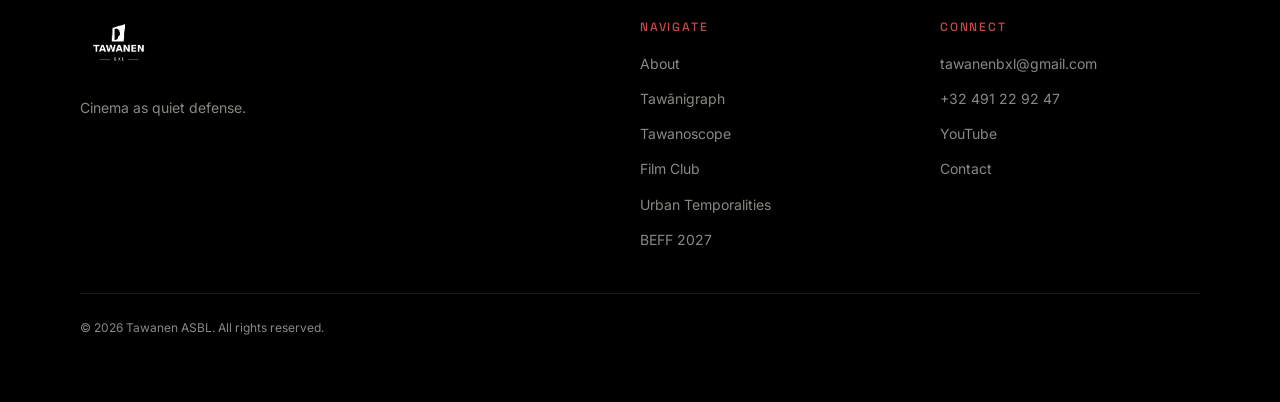
<file: tawanoscope.html>
<!DOCTYPE html>
<html lang="en">
<head>
  <meta charset="UTF-8">
  <meta name="viewport" content="width=device-width, initial-scale=1.0">
  <meta name="description" content="Tawanoscope — audiovisual labs and workshops at Tawanen ASBL, Brussels.">
  <meta property="og:title" content="Tawanoscope — Tawanen">
  <meta property="og:image" content="logo.png.png">
  <link rel="icon" type="image/png" href="logo.png.png">
  <title>Tawanoscope — Tawanen</title>
  <link rel="preconnect" href="https://fonts.googleapis.com">
  <link rel="preconnect" href="https://fonts.gstatic.com" crossorigin>
  <link href="https://fonts.googleapis.com/css2?family=Inter:wght@400;500;600&family=Noto+Sans+Arabic:wght@400;500;600&family=Space+Grotesk:wght@400;500;600;700&display=swap" rel="stylesheet">
  <link rel="stylesheet" href="css/reset.css">
  <link rel="stylesheet" href="css/variables.css">
  <link rel="stylesheet" href="css/layout.css">
  <link rel="stylesheet" href="css/components.css">
  <link rel="stylesheet" href="css/pages.css">
</head>
<body data-page-title="tawanoscope.pageTitle" data-page-desc="tawanoscope.intro">

  <header class="site-header scrolled">
    <div class="container header-inner">
      <a href="index.html" class="logo" aria-label="Tawanen"><img src="logo.png.png" alt="Tawanen" class="logo-img" width="1769" height="1206"></a>
      <nav class="main-nav" aria-label="Main navigation">
        <button class="menu-toggle" aria-label="Toggle menu" aria-expanded="false"><span></span><span></span><span></span></button>
        <ul class="nav-links">
          <li><a href="index.html" data-i18n="nav.home">Home</a></li>
          <li><a href="about.html" data-i18n="nav.about">About</a></li>
          <li><a href="tawanigraph.html" data-i18n="nav.tawānigraph">Tawānigraph</a></li>
          <li><a href="tawanoscope.html" data-i18n="nav.tawanoscope">Tawanoscope</a></li>
          <li><a href="film-club.html" data-i18n="nav.filmClub">Film Club</a></li>
          <li><a href="urban-temporalities.html" data-i18n="nav.urbanTemporalities">Urban Temporalities</a></li>
          <li><a href="beff-2027.html" data-i18n="nav.beff">BEFF 2027</a></li>
          <li><a href="contact.html" data-i18n="nav.contact">Contact</a></li>
        </ul>
      </nav>
      <div class="header-actions">
        <label class="lang-switcher">
          <select class="lang-select" aria-label="Language">
            <option value="en">English</option>
            <option value="fr">Français</option>
            <option value="nl">Nederlands</option>
            <option value="ar">العربية</option>
          </select>
        </label>
      </div>
    </div>
  </header>

  <main>
    <section class="page-hero">
      <div class="page-hero-bg">
        <img src="assets/images/workshop-headphones.jpg" alt="Workshop participant with headphones">
      </div>
      <div class="page-hero-content container">
        <p class="section-label" data-i18n="tawanoscope.subtitle">Labs & Workshops</p>
        <h1 data-i18n="tawanoscope.pageTitle">Tawanoscope</h1>
      </div>
    </section>

    <section class="section">
      <div class="container">
        <div class="two-col reveal">
          <div class="pillar-content">
            <p class="section-intro" style="color: var(--color-offwhite);" data-i18n="tawanoscope.intro">Tawanoscope opens spaces for exploration.</p>
            <p data-i18n="tawanoscope.body1">Our labs bring together filmmakers, artists, and curious minds.</p>
            <p data-i18n="tawanoscope.body2">Workshops move through phases of attention, capture, transformation, composition, and resolution.</p>
            <div class="pillar-offerings">
              <h3 data-i18n="tawanoscope.offerings.title">What We Offer</h3>
              <ul>
                <li data-i18n="tawanoscope.offerings.1">Audiovisual creation labs</li>
                <li data-i18n="tawanoscope.offerings.2">Experimental filmmaking workshops</li>
                <li data-i18n="tawanoscope.offerings.3">Inclusive film programmes</li>
                <li data-i18n="tawanoscope.offerings.4">Collaborative research projects</li>
              </ul>
            </div>
            <a href="#" class="btn btn-filled" style="margin-top: 2rem;" data-apply-link target="_blank" rel="noopener noreferrer" data-i18n="tawanoscope.cta">Join a workshop</a>
          </div>
          <div>
            <img src="assets/images/gallery-03.jpg" alt="Interactive video art exhibition with laptops on pedestals" loading="lazy">
          </div>
        </div>
      </div>
    </section>
  </main>

  <footer class="site-footer">
    <div class="container">
      <div class="footer-grid">
        <div class="footer-brand">
          <a href="index.html" class="logo" aria-label="Tawanen"><img src="logo.png.png" alt="Tawanen" class="logo-img" width="1769" height="1206"></a>
          <p class="footer-tagline" data-i18n="footer.tagline">Cinema as quiet defense.</p>
        </div>
        <div class="footer-col">
          <h4 data-i18n="footer.navigate">Navigate</h4>
          <ul>
            <li><a href="about.html" data-i18n="nav.about">About</a></li>
            <li><a href="tawanigraph.html" data-i18n="nav.tawānigraph">Tawānigraph</a></li>
            <li><a href="tawanoscope.html" data-i18n="nav.tawanoscope">Tawanoscope</a></li>
            <li><a href="film-club.html" data-i18n="nav.filmClub">Film Club</a></li>
            <li><a href="urban-temporalities.html" data-i18n="nav.urbanTemporalities">Urban Temporalities</a></li>
            <li><a href="beff-2027.html" data-i18n="nav.beff">BEFF 2027</a></li>
          </ul>
        </div>
        <div class="footer-col">
          <h4 data-i18n="footer.connect">Connect</h4>
          <ul>
            <li><a href="mailto:tawanenbxl@gmail.com">tawanenbxl@gmail.com</a></li>
            <li><a href="tel:+32491229247">+32 491 22 92 47</a></li>
            <li><a href="https://www.youtube.com/@TawanenBxl" target="_blank" rel="noopener noreferrer">YouTube</a></li>
            <li><a href="contact.html" data-i18n="nav.contact">Contact</a></li>
          </ul>
        </div>
      </div>
      <div class="footer-bottom">
        <p data-i18n="footer.rights">© 2026 Tawanen ASBL. All rights reserved.</p>
      </div>
    </div>
  </footer>

  <script src="js/config.js"></script>
  <script src="js/i18n.js"></script>
  <script src="js/main.js"></script>
</body>
</html>
</file>
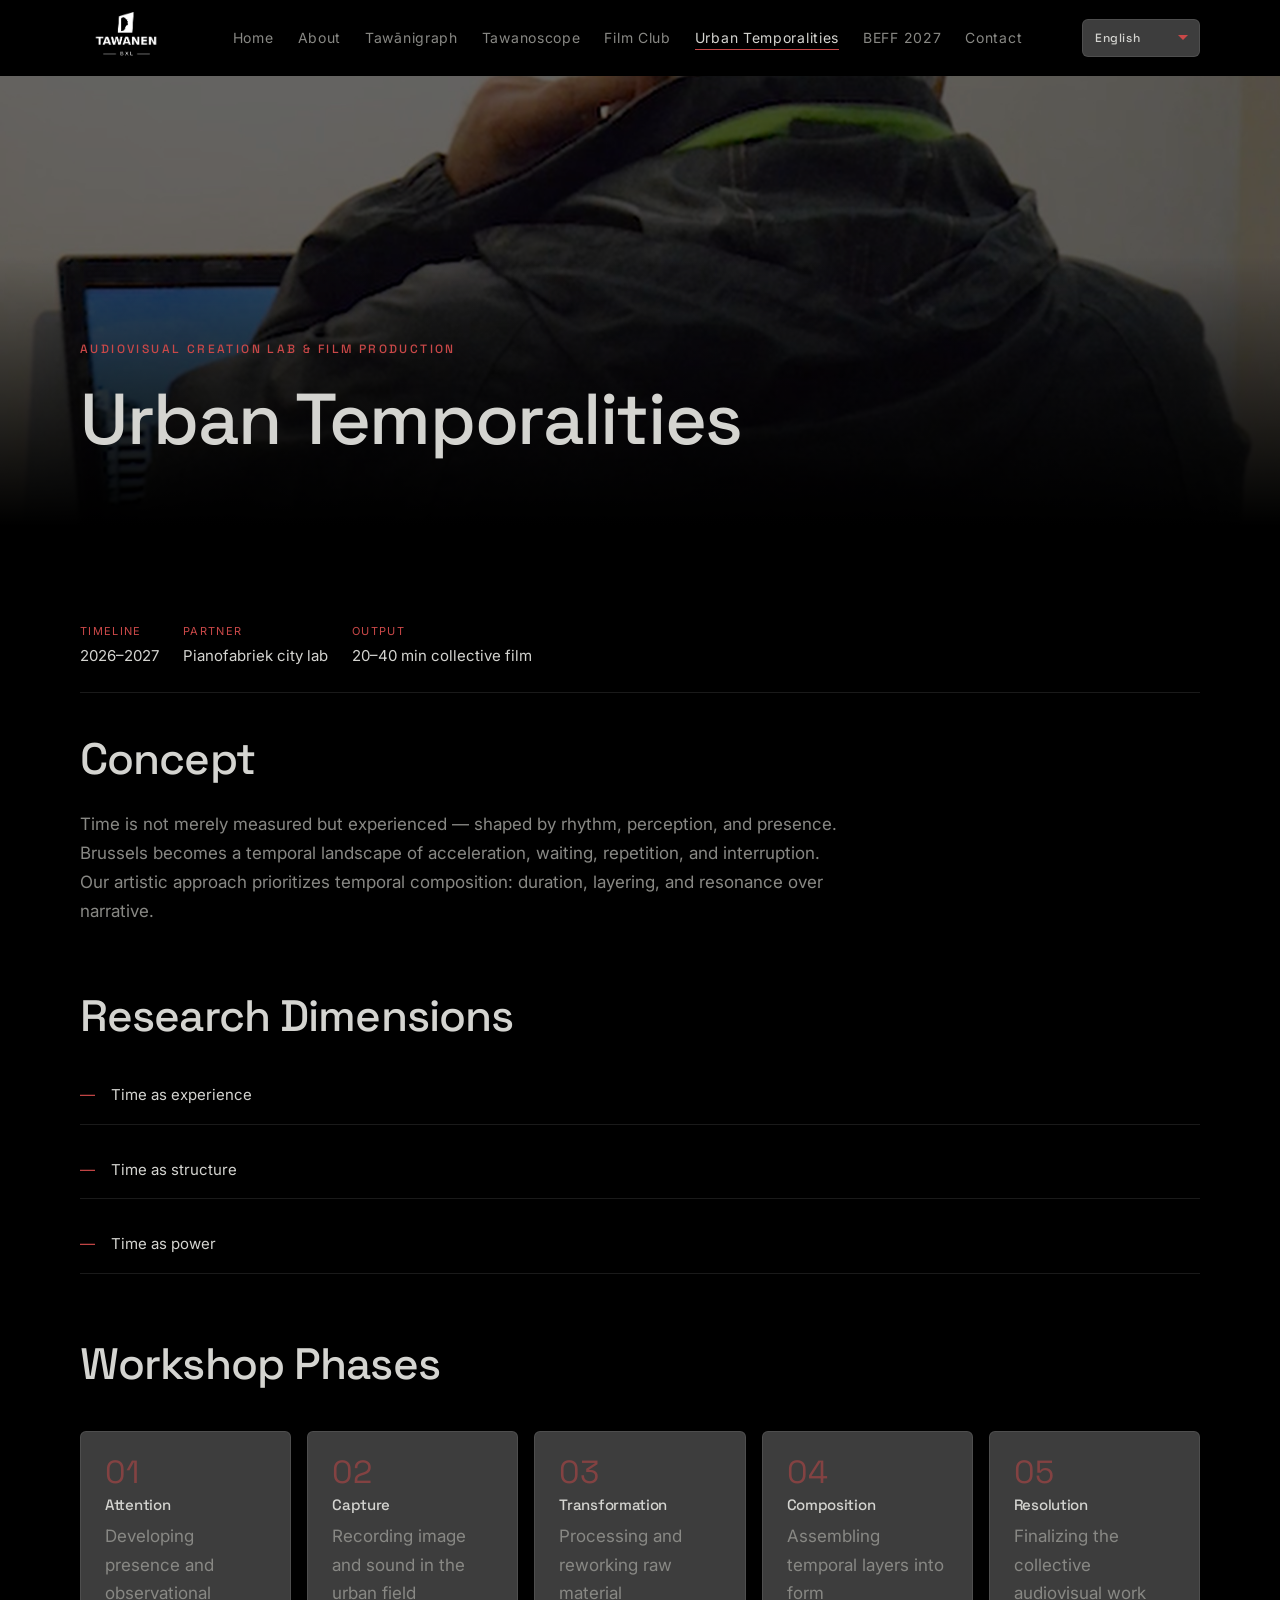
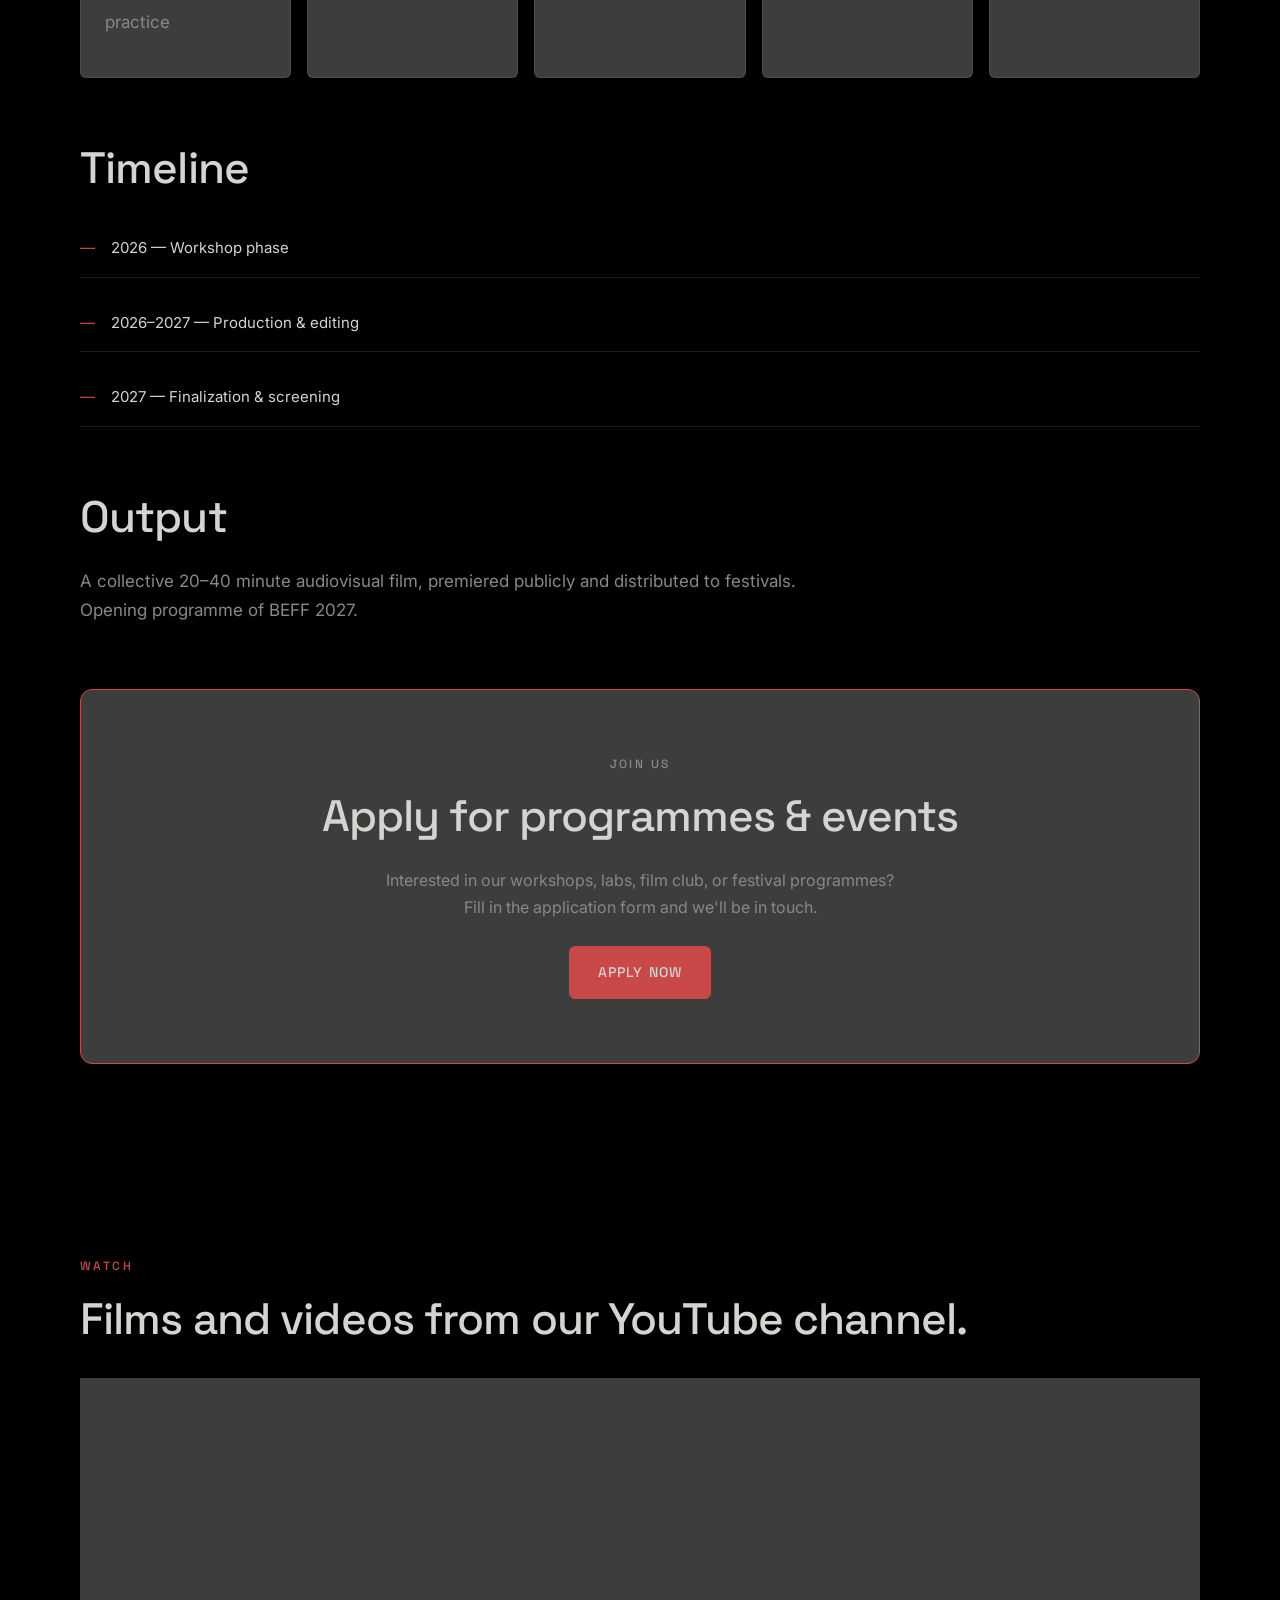
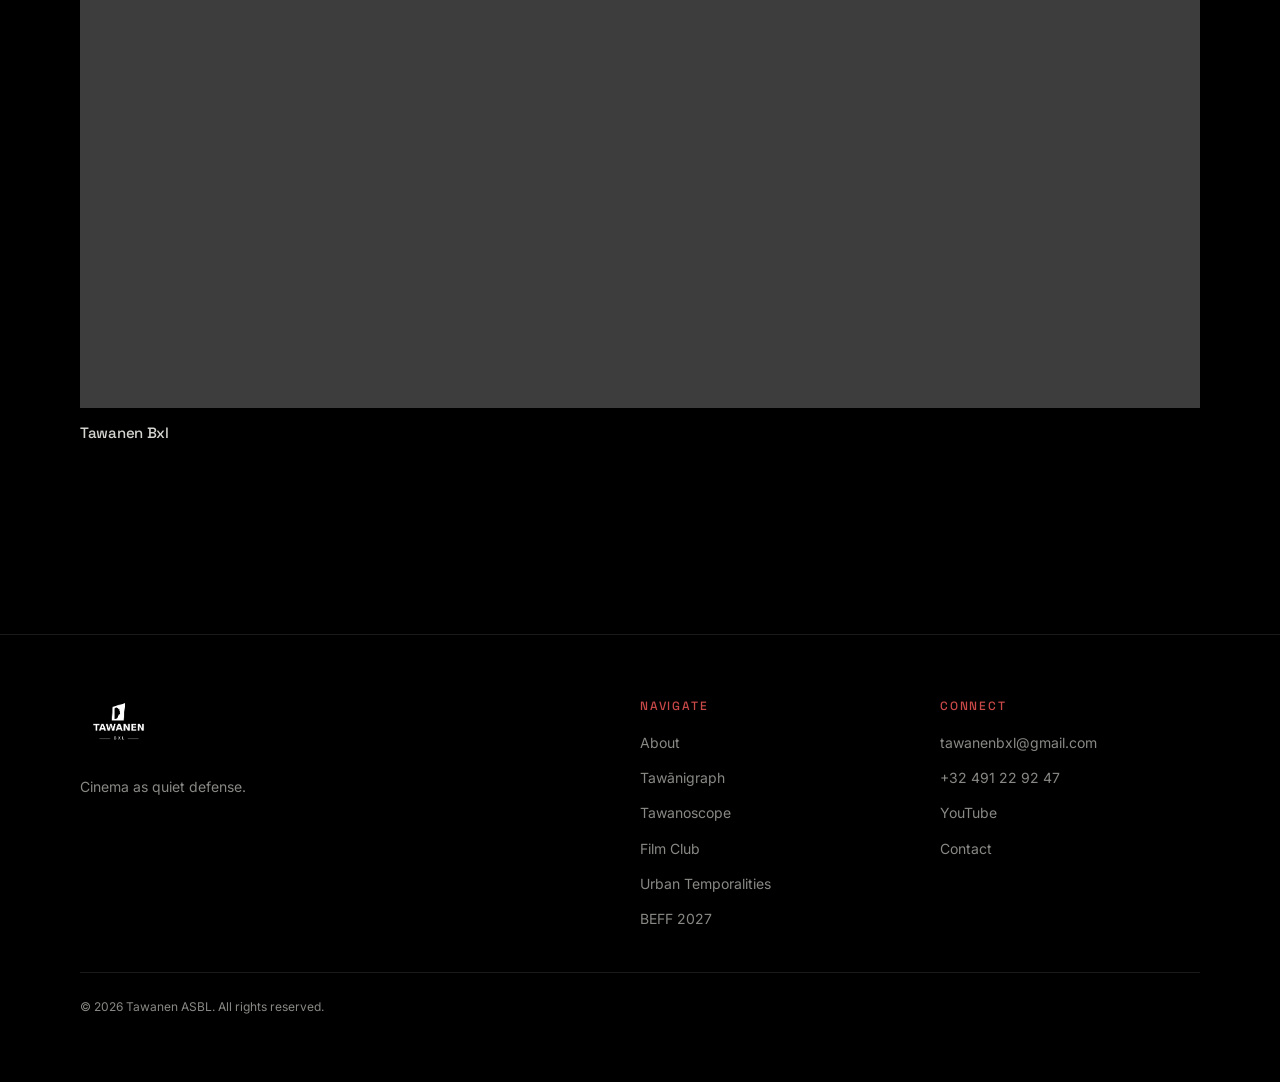
<file: urban-temporalities.html>
<!DOCTYPE html>
<html lang="en">
<head>
  <meta charset="UTF-8">
  <meta name="viewport" content="width=device-width, initial-scale=1.0">
  <meta name="description" content="Urban Temporalities — an audiovisual creation lab exploring time as lived experience in Brussels, 2026–2027.">
  <meta property="og:title" content="Urban Temporalities — Tawanen">
  <meta property="og:image" content="logo.png.png">
  <link rel="icon" type="image/png" href="logo.png.png">
  <title>Urban Temporalities — Tawanen</title>
  <link rel="preconnect" href="https://fonts.googleapis.com">
  <link rel="preconnect" href="https://fonts.gstatic.com" crossorigin>
  <link href="https://fonts.googleapis.com/css2?family=Inter:wght@400;500;600&family=Noto+Sans+Arabic:wght@400;500;600&family=Space+Grotesk:wght@400;500;600;700&display=swap" rel="stylesheet">
  <link rel="stylesheet" href="css/reset.css">
  <link rel="stylesheet" href="css/variables.css">
  <link rel="stylesheet" href="css/layout.css">
  <link rel="stylesheet" href="css/components.css">
  <link rel="stylesheet" href="css/pages.css">
</head>
<body data-page-title="urban.pageTitle" data-page-desc="urban.intro">

  <header class="site-header scrolled">
    <div class="container header-inner">
      <a href="index.html" class="logo" aria-label="Tawanen"><img src="logo.png.png" alt="Tawanen" class="logo-img" width="1769" height="1206"></a>
      <nav class="main-nav" aria-label="Main navigation">
        <button class="menu-toggle" aria-label="Toggle menu" aria-expanded="false"><span></span><span></span><span></span></button>
        <ul class="nav-links">
          <li><a href="index.html" data-i18n="nav.home">Home</a></li>
          <li><a href="about.html" data-i18n="nav.about">About</a></li>
          <li><a href="tawanigraph.html" data-i18n="nav.tawānigraph">Tawānigraph</a></li>
          <li><a href="tawanoscope.html" data-i18n="nav.tawanoscope">Tawanoscope</a></li>
          <li><a href="film-club.html" data-i18n="nav.filmClub">Film Club</a></li>
          <li><a href="urban-temporalities.html" data-i18n="nav.urbanTemporalities">Urban Temporalities</a></li>
          <li><a href="beff-2027.html" data-i18n="nav.beff">BEFF 2027</a></li>
          <li><a href="contact.html" data-i18n="nav.contact">Contact</a></li>
        </ul>
      </nav>
      <div class="header-actions">
        <label class="lang-switcher">
          <select class="lang-select" aria-label="Language">
            <option value="en">English</option>
            <option value="fr">Français</option>
            <option value="nl">Nederlands</option>
            <option value="ar">العربية</option>
          </select>
        </label>
      </div>
    </div>
  </header>

  <main>
    <section class="page-hero">
      <div class="page-hero-bg">
        <img src="assets/images/gallery-05.jpg" alt="Urban Temporalities workshop in Brussels">
      </div>
      <div class="page-hero-content container">
        <p class="section-label" data-i18n="urban.subtitle">Audiovisual Creation Lab</p>
        <h1 data-i18n="urban.pageTitle">Urban Temporalities</h1>
      </div>
    </section>

    <section class="section">
      <div class="container">
        <div class="project-meta reveal">
          <div class="project-meta-item">
            <span data-i18n="urban.timeline.title">Timeline</span>
            <span data-i18n="projects.urban.date">2026–2027</span>
          </div>
          <div class="project-meta-item">
            <span data-i18n="urban.partner.title">Partner</span>
            <span>Pianofabriek city lab</span>
          </div>
          <div class="project-meta-item">
            <span data-i18n="urban.output.title">Output</span>
            <span>20–40 min collective film</span>
          </div>
        </div>

        <div class="project-section reveal">
          <h2 data-i18n="urban.concept.title">Concept</h2>
          <p data-i18n="urban.concept.text">Urban Temporalities explores time as lived experience in Brussels.</p>
        </div>

        <div class="project-section reveal">
          <h2 data-i18n="urban.research.title">Research Dimensions</h2>
          <ul class="programme-list">
            <li data-i18n="urban.research.1">Time as experience</li>
            <li data-i18n="urban.research.2">Time as structure</li>
            <li data-i18n="urban.research.3">Time as power</li>
          </ul>
        </div>

        <div class="project-section reveal">
          <h2 data-i18n="urban.phases.title">Workshop Phases</h2>
          <div class="phases">
            <div class="phase-item">
              <div class="phase-number">01</div>
              <h4 data-i18n="urban.phases.1.title">Attention</h4>
              <p data-i18n="urban.phases.1.text">Developing presence and observational practice</p>
            </div>
            <div class="phase-item">
              <div class="phase-number">02</div>
              <h4 data-i18n="urban.phases.2.title">Capture</h4>
              <p data-i18n="urban.phases.2.text">Recording image and sound in the urban field</p>
            </div>
            <div class="phase-item">
              <div class="phase-number">03</div>
              <h4 data-i18n="urban.phases.3.title">Transformation</h4>
              <p data-i18n="urban.phases.3.text">Processing and reworking raw material</p>
            </div>
            <div class="phase-item">
              <div class="phase-number">04</div>
              <h4 data-i18n="urban.phases.4.title">Composition</h4>
              <p data-i18n="urban.phases.4.text">Assembling temporal layers into form</p>
            </div>
            <div class="phase-item">
              <div class="phase-number">05</div>
              <h4 data-i18n="urban.phases.5.title">Resolution</h4>
              <p data-i18n="urban.phases.5.text">Finalizing the collective audiovisual work</p>
            </div>
          </div>
        </div>

        <div class="project-section reveal">
          <h2 data-i18n="urban.timeline.title">Timeline</h2>
          <ul class="programme-list">
            <li data-i18n="urban.timeline.workshop">2026 — Workshop phase</li>
            <li data-i18n="urban.timeline.production">2026–2027 — Production & editing</li>
            <li data-i18n="urban.timeline.finalization">2027 — Finalization & screening</li>
          </ul>
        </div>

        <div class="project-section reveal">
          <h2 data-i18n="urban.output.title">Output</h2>
          <p data-i18n="urban.output.text">A collective 20–40 minute audiovisual film.</p>
        </div>

        <div class="apply-cta reveal" style="margin-top: var(--space-xl);">
          <p class="section-label" data-i18n="apply.label">Join Us</p>
          <h2 class="section-title" data-i18n="apply.title">Apply for programmes &amp; events</h2>
          <p data-i18n="apply.text">Interested in our workshops, labs, film club, or festival programmes? Fill in the application form and we'll be in touch.</p>
          <a href="#" class="btn btn-filled" data-apply-link target="_blank" rel="noopener noreferrer" data-i18n="apply.cta">Apply now</a>
        </div>
      </div>
    </section>

    <section class="section">
      <div class="container reveal">
        <p class="section-label" data-i18n="video.title">Watch</p>
        <h2 class="section-title" data-i18n="video.intro">Films and videos from our YouTube channel.</h2>
        <div data-video-grid style="margin-top: 2rem;">
          <div class="video-grid">
            <article class="video-card">
              <div class="video-embed">
                <iframe src="https://www.youtube.com/embed/IF5uQo_FfHM?rel=0&modestbranding=1" title="Tawanen Bxl" allow="accelerometer; autoplay; clipboard-write; encrypted-media; gyroscope; picture-in-picture" allowfullscreen loading="lazy"></iframe>
              </div>
              <h3 class="video-card-title">Tawanen Bxl</h3>
            </article>
          </div>
        </div>
      </div>
    </section>
  </main>

  <footer class="site-footer">
    <div class="container">
      <div class="footer-grid">
        <div class="footer-brand">
          <a href="index.html" class="logo" aria-label="Tawanen"><img src="logo.png.png" alt="Tawanen" class="logo-img" width="1769" height="1206"></a>
          <p class="footer-tagline" data-i18n="footer.tagline">Cinema as quiet defense.</p>
        </div>
        <div class="footer-col">
          <h4 data-i18n="footer.navigate">Navigate</h4>
          <ul>
            <li><a href="about.html" data-i18n="nav.about">About</a></li>
            <li><a href="tawanigraph.html" data-i18n="nav.tawānigraph">Tawānigraph</a></li>
            <li><a href="tawanoscope.html" data-i18n="nav.tawanoscope">Tawanoscope</a></li>
            <li><a href="film-club.html" data-i18n="nav.filmClub">Film Club</a></li>
            <li><a href="urban-temporalities.html" data-i18n="nav.urbanTemporalities">Urban Temporalities</a></li>
            <li><a href="beff-2027.html" data-i18n="nav.beff">BEFF 2027</a></li>
          </ul>
        </div>
        <div class="footer-col">
          <h4 data-i18n="footer.connect">Connect</h4>
          <ul>
            <li><a href="mailto:tawanenbxl@gmail.com">tawanenbxl@gmail.com</a></li>
            <li><a href="tel:+32491229247">+32 491 22 92 47</a></li>
            <li><a href="https://www.youtube.com/@TawanenBxl" target="_blank" rel="noopener noreferrer">YouTube</a></li>
            <li><a href="contact.html" data-i18n="nav.contact">Contact</a></li>
          </ul>
        </div>
      </div>
      <div class="footer-bottom">
        <p data-i18n="footer.rights">© 2026 Tawanen ASBL. All rights reserved.</p>
      </div>
    </div>
  </footer>

  <script src="js/config.js"></script>
  <script src="js/i18n.js"></script>
  <script src="js/main.js"></script>
  <script src="js/videos.js"></script>
</body>
</html>
</file>
<file: css/variables.css>
:root {
  /* Brand — derived from logo.png */
  --color-black: #000000;
  --color-charcoal: #3d3d3d;
  --color-charcoal-light: #4a4a4a;
  --color-accent: #c94848;
  --color-accent-light: #e06060;
  --color-accent-dim: rgba(201, 72, 72, 0.22);
  --color-grey-brand: #b8b8b8;
  --color-offwhite: #d4d4d0;
  --color-muted: #888884;
  --color-border: rgba(184, 184, 184, 0.14);

  --font-display: "Space Grotesk", "Helvetica Neue", sans-serif;
  --font-body: "Inter", "Helvetica Neue", sans-serif;
  --font-arabic: "Noto Sans Arabic", "Inter", sans-serif;

  --radius-sm: 6px;
  --radius-md: 12px;
  --radius-lg: 20px;

  --space-xs: 0.5rem;
  --space-sm: 1rem;
  --space-md: 1.5rem;
  --space-lg: 2.5rem;
  --space-xl: 4rem;
  --space-2xl: 6rem;
  --space-3xl: 8rem;

  --max-width: 1200px;
  --page-gutter: clamp(1.25rem, 4vw, 2.5rem);
  --nav-height: 76px;
  --logo-height: 62px;
  --logo-height-footer: 52px;

  --transition-slow: 0.6s cubic-bezier(0.25, 0.46, 0.45, 0.94);
  --transition-fast: 0.2s ease;
}

[dir="rtl"] {
  --font-body: var(--font-arabic);
}
</file>
<file: css/layout.css>
body {
  position: relative;
  isolation: isolate;
  font-family: var(--font-body);
  font-size: 1rem;
  line-height: 1.7;
  color: var(--color-offwhite);
  background-color: var(--color-black);
  -webkit-font-smoothing: antialiased;
}

[dir="rtl"] body {
  font-family: var(--font-arabic);
}

h1, h2, h3, h4 {
  font-family: var(--font-display);
  font-weight: 500;
  line-height: 1.2;
  letter-spacing: -0.02em;
}

h1 { font-size: clamp(2.5rem, 6vw, 4.5rem); }
h2 { font-size: clamp(1.75rem, 4vw, 2.75rem); }
h3 { font-size: clamp(1.25rem, 2.5vw, 1.75rem); }

.container {
  width: 100%;
  max-width: var(--max-width);
  margin-inline: auto;
  padding-inline: var(--page-gutter);
}

.section {
  padding-block: var(--space-2xl);
}

.section-label {
  font-family: var(--font-display);
  font-size: 0.75rem;
  font-weight: 500;
  letter-spacing: 0.2em;
  text-transform: uppercase;
  color: var(--color-accent);
  margin-bottom: var(--space-sm);
}

.section-title {
  margin-bottom: var(--space-md);
}

.section-intro {
  color: var(--color-muted);
  max-width: 60ch;
  font-size: 1.125rem;
}

/* Header */
.site-header {
  position: fixed;
  top: 0;
  left: 0;
  right: 0;
  z-index: 100;
  height: var(--nav-height);
  transition: background var(--transition-fast), backdrop-filter var(--transition-fast);
}

.site-header.scrolled {
  background: rgba(0, 0, 0, 0.88);
  backdrop-filter: blur(12px);
  border-bottom: 1px solid var(--color-border);
}

.header-inner {
  display: flex;
  align-items: center;
  justify-content: space-between;
  height: var(--nav-height);
}

.logo {
  display: inline-flex;
  align-items: center;
  flex-shrink: 0;
  line-height: 0;
  transition: opacity var(--transition-fast);
}

.logo:hover {
  opacity: 0.88;
}

.logo-img {
  height: var(--logo-height);
  width: auto;
  display: block;
}

.footer-brand .logo-img {
  height: var(--logo-height-footer);
}

.main-nav {
  display: flex;
  align-items: center;
  gap: var(--space-lg);
}

.nav-links {
  display: flex;
  align-items: center;
  gap: var(--space-md);
}

.nav-links a {
  font-size: 0.875rem;
  letter-spacing: 0.05em;
  color: var(--color-muted);
  transition: color var(--transition-fast);
  position: relative;
}

.nav-links a:hover,
.nav-links a.active {
  color: var(--color-offwhite);
}

.nav-links a.active::after {
  content: "";
  position: absolute;
  bottom: -4px;
  left: 0;
  right: 0;
  height: 1px;
  background: var(--color-accent);
}

.header-actions {
  display: flex;
  align-items: center;
  gap: var(--space-sm);
}

/* Mobile menu */
.menu-toggle {
  display: none;
  flex-direction: column;
  gap: 5px;
  padding: 4px;
}

.menu-toggle span {
  display: block;
  width: 24px;
  height: 2px;
  background: var(--color-offwhite);
  transition: transform var(--transition-fast), opacity var(--transition-fast);
}

.menu-toggle.open span:nth-child(1) {
  transform: translateY(7px) rotate(45deg);
}

.menu-toggle.open span:nth-child(2) {
  opacity: 0;
}

.menu-toggle.open span:nth-child(3) {
  transform: translateY(-7px) rotate(-45deg);
}

/* Footer */
.site-footer {
  border-top: 1px solid var(--color-border);
  padding-block: var(--space-xl);
  margin-top: var(--space-2xl);
}

.footer-grid {
  display: grid;
  grid-template-columns: 2fr 1fr 1fr;
  gap: var(--space-lg);
}

.footer-brand .logo {
  display: inline-block;
  margin-bottom: var(--space-sm);
}

.footer-tagline {
  color: var(--color-muted);
  font-size: 0.875rem;
  max-width: 30ch;
}

.footer-col h4 {
  font-size: 0.75rem;
  letter-spacing: 0.15em;
  text-transform: uppercase;
  color: var(--color-accent);
  margin-bottom: var(--space-sm);
}

.footer-col ul {
  display: flex;
  flex-direction: column;
  gap: var(--space-xs);
}

.footer-col a {
  font-size: 0.875rem;
  color: var(--color-muted);
  transition: color var(--transition-fast);
}

.footer-col a:hover {
  color: var(--color-offwhite);
}

.footer-bottom {
  display: flex;
  justify-content: space-between;
  align-items: center;
  margin-top: var(--space-lg);
  padding-top: var(--space-md);
  border-top: 1px solid var(--color-border);
  font-size: 0.75rem;
  color: var(--color-muted);
}

/* Page hero (inner pages) */
.page-hero {
  position: relative;
  min-height: 50vh;
  display: flex;
  align-items: flex-end;
  padding-block: calc(var(--nav-height) + var(--space-xl)) var(--space-xl);
  overflow: hidden;
}

.page-hero-bg {
  position: absolute;
  inset: 0;
  z-index: 0;
}

.page-hero-bg img {
  width: 100%;
  height: 100%;
  object-fit: cover;
  filter: brightness(0.4);
}

.page-hero-bg::after {
  content: "";
  position: absolute;
  inset: 0;
  background: linear-gradient(to top, var(--color-black) 0%, transparent 60%);
}

.page-hero-content {
  position: relative;
  z-index: 1;
}

.page-hero h1 {
  max-width: 16ch;
}

/* Main content offset for fixed header */
main {
  padding-top: 0;
}

main.has-offset {
  padding-top: var(--nav-height);
}

/* Responsive */
@media (max-width: 900px) {
  .menu-toggle {
    display: flex;
  }

  .nav-links {
    position: fixed;
    top: var(--nav-height);
    left: 0;
    right: 0;
    bottom: 0;
    flex-direction: column;
    align-items: flex-start;
    padding: var(--space-lg);
    background: rgba(0, 0, 0, 0.97);
    backdrop-filter: blur(16px);
    transform: translateX(100%);
    transition: transform var(--transition-slow);
    gap: var(--space-md);
  }

  [dir="rtl"] .nav-links {
    transform: translateX(-100%);
  }

  .nav-links.open {
    transform: translateX(0);
  }

  .nav-links a {
    font-size: 1.25rem;
  }

  .footer-grid {
    grid-template-columns: 1fr;
    gap: var(--space-md);
  }

  .footer-bottom {
    flex-direction: column;
    gap: var(--space-sm);
    text-align: center;
  }
}

@media (max-width: 600px) {
  .section {
    padding-block: var(--space-xl);
  }
}
</file>
<file: css/components.css>
/* Language switcher */
.lang-switcher {
  position: relative;
  display: inline-flex;
  align-items: center;
}

.lang-select {
  appearance: none;
  -webkit-appearance: none;
  font-family: var(--font-display);
  font-size: 0.75rem;
  font-weight: 500;
  letter-spacing: 0.05em;
  padding: 0.5rem 2rem 0.5rem 0.75rem;
  background: var(--color-charcoal);
  border: 1px solid var(--color-border);
  border-radius: var(--radius-sm);
  color: var(--color-offwhite);
  cursor: pointer;
  transition: border-color var(--transition-fast), background var(--transition-fast);
  background-image: url("data:image/svg+xml,%3Csvg xmlns='http://www.w3.org/2000/svg' width='12' height='12' viewBox='0 0 12 12'%3E%3Cpath fill='%23c94848' d='M6 8L1 3h10z'/%3E%3C/svg%3E");
  background-repeat: no-repeat;
  background-position: right 0.6rem center;
}

[dir="rtl"] .lang-select {
  padding: 0.5rem 0.75rem 0.5rem 2rem;
  background-position: left 0.6rem center;
}

.lang-select:hover,
.lang-select:focus {
  outline: none;
  border-color: var(--color-accent);
}

.lang-select option {
  background: var(--color-charcoal);
  color: var(--color-offwhite);
}

/* Buttons */
.btn {
  display: inline-flex;
  align-items: center;
  gap: var(--space-xs);
  font-family: var(--font-display);
  font-size: 0.875rem;
  font-weight: 500;
  letter-spacing: 0.08em;
  text-transform: uppercase;
  padding: 0.875rem 1.75rem;
  border: 1px solid var(--color-accent);
  border-radius: var(--radius-sm);
  color: var(--color-accent);
  transition: background var(--transition-fast), color var(--transition-fast), border-color var(--transition-fast);
}

.btn:hover {
  background: var(--color-accent);
  color: var(--color-offwhite);
}

.btn-filled {
  background: var(--color-accent);
  color: var(--color-offwhite);
  border-color: var(--color-accent);
}

.btn-filled:hover {
  background: var(--color-accent-light);
  border-color: var(--color-accent-light);
  color: var(--color-offwhite);
}

.btn-ghost {
  border-color: var(--color-border);
  color: var(--color-offwhite);
}

.btn-ghost:hover {
  border-color: var(--color-offwhite);
  background: transparent;
  color: var(--color-offwhite);
}

/* Cards */
.card-grid {
  display: grid;
  grid-template-columns: repeat(auto-fit, minmax(280px, 1fr));
  gap: var(--space-md);
}

.card {
  background: var(--color-charcoal);
  border: 1px solid var(--color-border);
  border-radius: var(--radius-md);
  overflow: hidden;
  transition: border-color var(--transition-fast), transform var(--transition-slow);
}

.card:hover {
  border-color: var(--color-accent);
  transform: translateY(-4px);
}

.card-image {
  aspect-ratio: 16 / 10;
  overflow: hidden;
}

.card-image img {
  width: 100%;
  height: 100%;
  object-fit: cover;
  filter: grayscale(30%);
  transition: filter var(--transition-slow), transform var(--transition-slow);
}

.card:hover .card-image img {
  filter: grayscale(0%);
  transform: scale(1.03);
}

.card-body {
  padding: var(--space-md);
}

.card-label {
  font-size: 0.6875rem;
  letter-spacing: 0.15em;
  text-transform: uppercase;
  color: var(--color-accent);
  margin-bottom: var(--space-xs);
}

.card-title {
  font-family: var(--font-display);
  font-size: 1.25rem;
  margin-bottom: var(--space-xs);
}

.card-text {
  font-size: 0.875rem;
  color: var(--color-muted);
  margin-bottom: var(--space-sm);
}

.card-link {
  font-size: 0.8125rem;
  letter-spacing: 0.1em;
  text-transform: uppercase;
  color: var(--color-accent);
}

/* Pillar cards (larger) */
.pillar-grid {
  display: grid;
  grid-template-columns: repeat(3, 1fr);
  gap: var(--space-md);
}

.pillar-card {
  position: relative;
  min-height: 420px;
  display: flex;
  flex-direction: column;
  justify-content: flex-end;
  padding: var(--space-md);
  overflow: hidden;
  border: 1px solid var(--color-border);
  border-radius: var(--radius-md);
  transition: border-color var(--transition-fast);
}

.pillar-card:hover {
  border-color: var(--color-accent);
}

.pillar-card-bg {
  position: absolute;
  inset: 0;
  z-index: 0;
}

.pillar-card-bg img {
  width: 100%;
  height: 100%;
  object-fit: cover;
  filter: brightness(0.35) grayscale(40%);
  transition: filter var(--transition-slow), transform var(--transition-slow);
}

.pillar-card:hover .pillar-card-bg img {
  filter: brightness(0.45) grayscale(0%);
  transform: scale(1.05);
}

.pillar-card-bg::after {
  content: "";
  position: absolute;
  inset: 0;
  background: linear-gradient(to top, var(--color-black) 20%, transparent 70%);
}

.pillar-card-content {
  position: relative;
  z-index: 1;
}

.pillar-card-content h3 {
  font-size: 1.5rem;
  margin-bottom: var(--space-xs);
}

.pillar-card-content p {
  font-size: 0.875rem;
  color: var(--color-muted);
  margin-bottom: var(--space-sm);
}

/* Video embed */
.video-embed {
  position: relative;
  aspect-ratio: 16 / 9;
  background: var(--color-charcoal);
  overflow: hidden;
}

.video-embed iframe,
.video-embed video {
  width: 100%;
  height: 100%;
  border: none;
}

.video-grid {
  display: grid;
  grid-template-columns: repeat(auto-fit, minmax(min(100%, 320px), 1fr));
  gap: var(--space-md);
}

.video-card-title {
  font-family: var(--font-display);
  font-size: 0.9375rem;
  font-weight: 500;
  margin-top: var(--space-sm);
  color: var(--color-offwhite);
}

.video-section-footer {
  margin-top: var(--space-lg);
  text-align: center;
}

/* Hero video section */
.hero {
  position: relative;
  min-height: 100vh;
  min-height: 100dvh;
  display: flex;
  flex-direction: column;
  justify-content: center;
  overflow: hidden;
}

.hero-video-wrap {
  position: absolute;
  inset: 0;
  z-index: 0;
}

.hero-video-wrap video,
.hero-video-wrap img {
  width: 100%;
  height: 100%;
  object-fit: cover;
}

.hero-video-wrap::after {
  content: "";
  position: absolute;
  inset: 0;
  background:
    linear-gradient(
      to right,
      rgba(0, 0, 0, 0.5) 0%,
      rgba(0, 0, 0, 0.32) 42%,
      rgba(0, 0, 0, 0.1) 70%,
      rgba(0, 0, 0, 0.04) 100%
    ),
    linear-gradient(
      to top,
      rgba(0, 0, 0, 0.42) 0%,
      rgba(0, 0, 0, 0.06) 45%,
      rgba(0, 0, 0, 0.2) 100%
    );
}

.hero-content {
  position: relative;
  z-index: 1;
  padding-block: calc(var(--nav-height) + var(--space-lg)) var(--space-2xl);
}

.hero-text {
  max-width: 38rem;
}

.hero-title {
  margin-bottom: var(--space-md);
  font-size: clamp(2.75rem, 7.5vw, 5.25rem);
  font-weight: 500;
  line-height: 1.02;
  letter-spacing: -0.03em;
  text-shadow: 0 2px 32px rgba(0, 0, 0, 0.9);
}

.hero-title-line {
  display: block;
  opacity: 0;
  animation: fadeUp 1s var(--transition-slow) forwards;
}

.hero-title-line:nth-child(1) { animation-delay: 0.2s; }
.hero-title-line:nth-child(2) { animation-delay: 0.35s; }
.hero-title-line:nth-child(3) { animation-delay: 0.5s; }

.hero-title-accent {
  color: var(--color-accent);
}

.hero-lead {
  font-size: clamp(1.0625rem, 2.2vw, 1.3125rem);
  line-height: 1.65;
  color: var(--color-offwhite);
  max-width: 40ch;
  margin-bottom: var(--space-lg);
  text-shadow: 0 1px 20px rgba(0, 0, 0, 0.85);
  opacity: 0;
  animation: fadeUp 1s var(--transition-slow) 0.65s forwards;
}

.hero-actions {
  display: flex;
  flex-wrap: wrap;
  gap: var(--space-sm);
  opacity: 0;
  animation: fadeUp 1s var(--transition-slow) 0.8s forwards;
}

@keyframes fadeUp {
  from {
    opacity: 0;
    transform: translateY(24px);
  }
  to {
    opacity: 1;
    transform: translateY(0);
  }
}

[dir="rtl"] .hero-video-wrap::after {
  background:
    linear-gradient(
      to left,
      rgba(0, 0, 0, 0.5) 0%,
      rgba(0, 0, 0, 0.32) 42%,
      rgba(0, 0, 0, 0.1) 70%,
      rgba(0, 0, 0, 0.04) 100%
    ),
    linear-gradient(
      to top,
      rgba(0, 0, 0, 0.42) 0%,
      rgba(0, 0, 0, 0.06) 45%,
      rgba(0, 0, 0, 0.2) 100%
    );
}

@media (max-width: 600px) {
  .hero-text {
    max-width: none;
  }

  .hero-lead {
    max-width: none;
  }
}

/* Manifesto / quote blocks */
.manifesto-block {
  border-left: 2px solid var(--color-accent);
  padding-left: var(--space-md);
  margin-block: var(--space-lg);
}

[dir="rtl"] .manifesto-block {
  border-left: none;
  border-right: 2px solid var(--color-accent);
  padding-left: 0;
  padding-right: var(--space-md);
}

.manifesto-block p {
  font-size: clamp(1.125rem, 2.5vw, 1.5rem);
  line-height: 1.6;
  color: var(--color-offwhite);
}

.quote-block {
  text-align: center;
  padding-block: var(--space-xl);
}

.quote-block blockquote {
  font-family: var(--font-display);
  font-size: clamp(1.5rem, 3vw, 2.25rem);
  line-height: 1.4;
  max-width: 28ch;
  margin-inline: auto;
  color: var(--color-offwhite);
}

.quote-block cite {
  display: block;
  margin-top: var(--space-md);
  font-size: 0.875rem;
  font-style: normal;
  letter-spacing: 0.15em;
  text-transform: uppercase;
  color: var(--color-accent);
}

/* Phase timeline */
.phases {
  display: grid;
  grid-template-columns: repeat(auto-fit, minmax(180px, 1fr));
  gap: var(--space-sm);
  margin-top: var(--space-lg);
}

.phase-item {
  padding: var(--space-md);
  background: var(--color-charcoal);
  border: 1px solid var(--color-border);
  border-radius: var(--radius-sm);
  position: relative;
}

.phase-number {
  font-family: var(--font-display);
  font-size: 2rem;
  color: var(--color-accent);
  opacity: 0.5;
  line-height: 1;
  margin-bottom: var(--space-xs);
}

.phase-item h4 {
  font-size: 0.9375rem;
  margin-bottom: var(--space-xs);
}

.phase-item p {
  font-size: 0.8125rem;
  color: var(--color-muted);
}

/* Gallery strip */
.gallery-strip {
  display: grid;
  grid-template-columns: repeat(6, 1fr);
  gap: 4px;
  overflow: hidden;
}

.gallery-strip img {
  width: 100%;
  aspect-ratio: 1;
  object-fit: cover;
  filter: grayscale(60%) brightness(0.7);
  transition: filter var(--transition-slow);
}

.gallery-strip img:hover {
  filter: grayscale(0%) brightness(1);
}

/* Contact form */
.contact-form {
  display: flex;
  flex-direction: column;
  gap: var(--space-md);
  max-width: 540px;
}

.form-status {
  padding: var(--space-sm) var(--space-md);
  border-radius: var(--radius-sm);
  font-size: 0.9375rem;
  line-height: 1.5;
}

.form-status-success {
  background: rgba(201, 72, 72, 0.15);
  border: 1px solid var(--color-accent);
  color: var(--color-offwhite);
}

.form-group {
  display: flex;
  flex-direction: column;
  gap: var(--space-xs);
}

.form-group label {
  font-size: 0.8125rem;
  letter-spacing: 0.08em;
  text-transform: uppercase;
  color: var(--color-muted);
}

.form-group input,
.form-group textarea,
.form-group select {
  background: var(--color-charcoal);
  border: 1px solid var(--color-border);
  border-radius: var(--radius-sm);
  padding: 0.875rem 1rem;
  color: var(--color-offwhite);
  transition: border-color var(--transition-fast);
}

.form-group input:focus,
.form-group textarea:focus,
.form-group select:focus {
  outline: none;
  border-color: var(--color-accent);
}

.form-group textarea {
  min-height: 140px;
  resize: vertical;
}

/* Info list */
.info-list {
  display: flex;
  flex-direction: column;
  gap: var(--space-md);
}

.info-item {
  display: flex;
  flex-direction: column;
  gap: 4px;
}

.info-item dt {
  font-size: 0.75rem;
  letter-spacing: 0.12em;
  text-transform: uppercase;
  color: var(--color-accent);
}

.info-item dd {
  font-size: 1rem;
  color: var(--color-offwhite);
}

.info-item dd a {
  transition: color var(--transition-fast);
}

.info-item dd a:hover {
  color: var(--color-accent);
}

/* Two column layout */
.two-col {
  display: grid;
  grid-template-columns: 1fr 1fr;
  gap: var(--space-xl);
  align-items: start;
}

/* Programme list */
.programme-list {
  display: flex;
  flex-direction: column;
  gap: var(--space-sm);
}

.programme-list li {
  display: flex;
  align-items: baseline;
  gap: var(--space-sm);
  padding: var(--space-sm) 0;
  border-bottom: 1px solid var(--color-border);
  font-size: 0.9375rem;
}

.programme-list li::before {
  content: "—";
  color: var(--color-accent);
  flex-shrink: 0;
}

/* Fade-in on scroll */
.reveal {
  opacity: 0;
  transform: translateY(20px);
  transition: opacity 0.8s ease, transform 0.8s ease;
}

.reveal.visible {
  opacity: 1;
  transform: translateY(0);
}

@media (max-width: 900px) {
  .pillar-grid {
    grid-template-columns: 1fr;
  }

  .gallery-strip {
    grid-template-columns: repeat(3, 1fr);
  }

  .two-col {
    grid-template-columns: 1fr;
  }
}

@media (max-width: 600px) {
  .gallery-strip {
    grid-template-columns: repeat(2, 1fr);
  }

  .hero-actions {
    flex-direction: column;
  }

  .btn {
    text-align: center;
    justify-content: center;
  }
}

@media (prefers-reduced-motion: reduce) {
  .hero-title-line,
  .hero-lead,
  .hero-actions {
    opacity: 1;
    animation: none;
  }

  .reveal {
    opacity: 1;
    transform: none;
  }
}


/* Tawanen BXL logo video — subtle, full-site atmospheric background */
.brand-motion {
  position: fixed;
  z-index: 0;
  inset: 0;
  display: block;
  padding: 0;
  overflow: hidden;
  pointer-events: none;
  opacity: .13;
  background: #050507;
}
.brand-motion::after {
  content: "";
  position: absolute;
  inset: 0;
  background: linear-gradient(180deg, rgba(5,5,8,.48), rgba(5,5,8,.72));
}
.brand-motion-inner {
  width: 100%;
  height: 100%;
  margin: 0;
}
.brand-motion video {
  display: block;
  width: 100%;
  height: 100%;
  max-height: none;
  object-fit: cover;
  object-position: center;
  border: 0;
  border-radius: 0;
  background: #050507;
  box-shadow: none;
}


/* Keep the ambient brand film behind every interactive page element */
.site-header,
main,
footer {
  position: relative;
  z-index: 1;
}
</file>
<file: css/pages.css>
/* Page-specific styles */

/* Home — mission/vision split */
.mission-vision-grid {
  display: grid;
  grid-template-columns: 1fr 1fr;
  gap: var(--space-xl);
}

.mission-block,
.vision-block {
  padding: var(--space-lg);
  background: var(--color-charcoal);
  border: 1px solid var(--color-border);
  border-radius: var(--radius-md);
}

.mission-block h3,
.vision-block h3 {
  margin-bottom: var(--space-md);
}

.mission-block p,
.vision-block p {
  font-size: 1.0625rem;
  line-height: 1.75;
}

/* Featured projects row */
.featured-projects {
  display: grid;
  grid-template-columns: repeat(auto-fit, minmax(min(100%, 420px), 1fr));
  gap: var(--space-md);
}

.featured-project {
  position: relative;
  max-width: 640px;
  min-height: 360px;
  display: flex;
  flex-direction: column;
  justify-content: flex-end;
  padding: var(--space-lg);
  overflow: hidden;
  border: 1px solid var(--color-border);
  border-radius: var(--radius-md);
}

.featured-project-bg {
  position: absolute;
  inset: 0;
}

.featured-project-bg img {
  width: 100%;
  height: 100%;
  object-fit: cover;
  filter: brightness(0.3);
  transition: filter var(--transition-slow), transform var(--transition-slow);
}

.featured-project:hover .featured-project-bg img {
  filter: brightness(0.45);
  transform: scale(1.04);
}

.featured-project-bg::after {
  content: "";
  position: absolute;
  inset: 0;
  background: linear-gradient(to top, var(--color-black) 10%, transparent 60%);
}

.featured-project-content {
  position: relative;
  z-index: 1;
}

.featured-project-date {
  font-size: 0.75rem;
  letter-spacing: 0.15em;
  text-transform: uppercase;
  color: var(--color-accent);
  margin-bottom: var(--space-xs);
}

.featured-project h3 {
  margin-bottom: var(--space-xs);
}

.featured-project p {
  font-size: 0.875rem;
  color: var(--color-muted);
  margin-bottom: var(--space-sm);
  max-width: 40ch;
}

/* About page */
.about-grid {
  display: grid;
  grid-template-columns: 1fr 1fr;
  gap: var(--space-xl);
  align-items: center;
}

.about-image {
  aspect-ratio: 4 / 5;
  overflow: hidden;
}

.about-image img {
  width: 100%;
  height: 100%;
  object-fit: cover;
  filter: grayscale(20%);
}

/* Pillar page content */
.pillar-content {
  max-width: 70ch;
}

.pillar-content p {
  margin-bottom: var(--space-md);
  color: var(--color-muted);
  font-size: 1.0625rem;
}

.pillar-offerings {
  margin-top: var(--space-lg);
}

.pillar-offerings h3 {
  margin-bottom: var(--space-md);
}

.pillar-offerings ul {
  display: flex;
  flex-direction: column;
  gap: var(--space-sm);
}

.pillar-offerings li {
  padding: var(--space-sm) var(--space-md);
  background: var(--color-charcoal);
  border-left: 2px solid var(--color-accent);
  font-size: 0.9375rem;
}

[dir="rtl"] .pillar-offerings li {
  border-left: none;
  border-right: 2px solid var(--color-accent);
}

/* Project page */
.project-meta {
  display: flex;
  flex-wrap: wrap;
  gap: var(--space-md);
  margin-bottom: var(--space-lg);
  padding-bottom: var(--space-md);
  border-bottom: 1px solid var(--color-border);
}

.project-meta-item {
  display: flex;
  flex-direction: column;
  gap: 2px;
}

.project-meta-item span:first-child {
  font-size: 0.6875rem;
  letter-spacing: 0.12em;
  text-transform: uppercase;
  color: var(--color-accent);
}

.project-meta-item span:last-child {
  font-size: 0.9375rem;
}

.project-section {
  margin-bottom: var(--space-xl);
}

.project-section h2 {
  margin-bottom: var(--space-md);
}

.project-section p {
  color: var(--color-muted);
  font-size: 1.0625rem;
  margin-bottom: var(--space-sm);
  max-width: 70ch;
}

/* BEFF homages */
.homage-grid {
  display: grid;
  grid-template-columns: repeat(auto-fit, minmax(200px, 1fr));
  gap: var(--space-sm);
  margin-top: var(--space-md);
}

.homage-item {
  padding: var(--space-md);
  background: var(--color-charcoal);
  border: 1px solid var(--color-border);
  border-radius: var(--radius-sm);
  text-align: center;
}

.homage-item h4 {
  font-size: 1rem;
  margin-bottom: 4px;
}

.homage-item p {
  font-size: 0.8125rem;
  color: var(--color-muted);
}

/* Contact page */
.contact-grid {
  display: grid;
  grid-template-columns: 1fr 1fr;
  gap: var(--space-xl);
}

.open-call-cta {
  margin-top: 0;
  margin-bottom: var(--space-xl);
}

.beff-hero {
  min-height: 0;
  display: block;
  align-items: stretch;
  padding-bottom: var(--space-lg);
}

.beff-hero-grid {
  display: grid;
  grid-template-columns: minmax(180px, 280px) minmax(0, 1fr);
  gap: var(--space-lg);
  align-items: center;
}

.beff-hero-copy {
  margin-top: var(--space-lg);
}

.beff-logo {
  display: block;
  width: 100%;
  height: auto;
  background: #fff;
  border-radius: var(--radius-md);
}

.beff-poster {
  display: block;
  width: 100%;
  height: auto;
  border-radius: var(--radius-md);
}

.beff-spotlight {
  display: grid;
  grid-template-columns: minmax(0, 1.15fr) minmax(260px, 0.85fr);
  gap: var(--space-lg);
  align-items: start;
  padding: var(--space-lg);
  background: var(--color-charcoal);
  border: 1px solid var(--color-border);
  border-radius: var(--radius-lg);
}

.beff-spotlight-copy h2 {
  margin-bottom: var(--space-sm);
  max-width: 16ch;
}

.beff-spotlight-copy p {
  color: var(--color-muted);
  margin-bottom: var(--space-sm);
  max-width: 42ch;
}

.beff-spotlight .section-label {
  margin-bottom: var(--space-xs);
}

.beff-spotlight-actions {
  display: flex;
  flex-wrap: wrap;
  gap: var(--space-sm);
  margin-top: var(--space-md);
}

@media (max-width: 800px) {
  .beff-hero-grid,
  .beff-spotlight {
    grid-template-columns: 1fr;
  }

  /* Let the Open Call artwork break out of the text card on mobile */
  .beff-spotlight {
    display: block;
    padding: 0;
    overflow: visible;
    background: transparent;
    border: 0;
    border-radius: 0;
    gap: 0;
  }

  .beff-spotlight .beff-poster {
    width: 100vw;
    max-width: none;
    margin-inline: calc(50% - 50vw);
    height: auto;
    border-radius: 0;
    object-fit: contain;
  }

  .beff-spotlight-copy {
    padding: clamp(1.25rem, 5vw, 2rem);
    background: var(--color-charcoal);
    border: 1px solid var(--color-border);
    border-top: 0;
    border-radius: 0 0 var(--radius-lg) var(--radius-lg);
  }

  .beff-logo {
    width: min(100%, 240px);
    margin-inline: auto;
  }
}

.partner-cta {
  margin-top: var(--space-xl);
  padding: var(--space-lg);
  background: var(--color-charcoal);
  border: 1px solid var(--color-accent);
  border-radius: var(--radius-md);
  text-align: center;
}

.apply-cta {
  padding: var(--space-xl) var(--space-lg);
  background: var(--color-charcoal);
  border: 1px solid var(--color-accent);
  border-radius: var(--radius-md);
  text-align: center;
}

.apply-cta .section-label {
  margin-bottom: var(--space-sm);
}

.apply-cta .section-title {
  margin-bottom: var(--space-md);
  max-width: 28ch;
  margin-inline: auto;
}

.apply-cta p {
  color: var(--color-muted);
  margin-bottom: var(--space-md);
  max-width: 52ch;
  margin-inline: auto;
}

.partner-cta h3 {
  margin-bottom: var(--space-sm);
}

.partner-cta p {
  color: var(--color-muted);
  margin-bottom: var(--space-md);
  max-width: 50ch;
  margin-inline: auto;
}

/* Social reel section */
.social-reel {
  max-width: 640px;
  margin-inline: auto;
}

@media (max-width: 900px) {
  .mission-vision-grid,
  .featured-projects,
  .about-grid,
  .contact-grid {
    grid-template-columns: 1fr;
  }
}


.beff-open-call-art {
  display: grid;
  grid-template-columns: minmax(0, 0.72fr) minmax(260px, 1fr);
  gap: var(--space-xl);
  align-items: center;
  margin-top: var(--space-xl);
  padding: clamp(1rem, 3vw, 2rem);
  overflow: hidden;
  background: linear-gradient(145deg, #171923, #0b0b10);
  border: 1px solid var(--color-border);
  border-radius: var(--radius-lg);
}

.beff-open-call-art-copy h2 {
  max-width: 14ch;
  margin-bottom: var(--space-sm);
}

.beff-open-call-art-copy p:last-child {
  color: var(--color-muted);
  max-width: 34ch;
}

.beff-open-call-art-image {
  display: block;
  width: 100%;
  max-width: 560px;
  height: auto;
  justify-self: center;
  border-radius: var(--radius-md);
  box-shadow: 0 18px 48px rgba(0, 0, 0, 0.38);
}

@media (max-width: 800px) {
  .beff-open-call-art {
    grid-template-columns: 1fr;
    gap: var(--space-md);
  }

  .beff-open-call-art-copy {
    text-align: center;
  }

  .beff-open-call-art-copy h2,
  .beff-open-call-art-copy p:last-child {
    margin-inline: auto;
  }

  .beff-open-call-art-image {
    max-width: min(100%, 460px);
  }
}


/* BEFF 2027 cinematic hero */
.beff-hero { position:relative; isolation:isolate; overflow:hidden; padding-top:clamp(2rem,6vw,5rem); padding-bottom:clamp(2rem,5vw,4rem); background:#050508; }
.beff-hero::before { content:""; position:absolute; z-index:-2; inset:0; background-image:url("../assets/images/beff-poster.jpg"); background-position:center; background-size:cover; opacity:.16; filter:blur(2px) saturate(.72); transform:scale(1.025); }
.beff-hero::after { content:""; position:absolute; z-index:-1; inset:0; background:linear-gradient(180deg,rgba(5,5,8,.36),#050508 92%); pointer-events:none; }
.beff-hero-grid { display:block; max-width:1120px; margin-inline:auto; }
.beff-sunset-hero { display:block; width:100%; max-height:min(72vh,760px); object-fit:cover; object-position:center; border-radius:clamp(14px,2vw,26px); box-shadow:0 24px 80px rgba(0,0,0,.48); }
.beff-hero-copy { max-width:900px; margin:clamp(2rem,5vw,4rem) auto 0; }
.beff-open-call-art { position:relative; background:radial-gradient(ellipse at 85% 15%,rgba(190,36,68,.13),transparent 48%),linear-gradient(145deg,#171923,#09090e); }
.beff-open-call-art-image { max-height:760px; object-fit:contain; }
@media(max-width:800px){.beff-sunset-hero{max-height:none;border-radius:14px}.beff-hero-copy{margin-top:2rem}}


/* BEFF — full-bleed cinematic cover */
.beff-hero {
  position: relative;
  isolation: isolate;
  width: 100%;
  min-height: 0;
  padding: 0;
  margin: 0;
  overflow: hidden;
  background: #050508;
}
.beff-hero::before {
  content: "";
  position: absolute;
  z-index: -1;
  inset: 0;
  background: url("../assets/images/beff-poster.jpg") center / cover no-repeat;
  opacity: .13;
  filter: blur(3px);
}
.beff-hero .beff-hero-grid {
  position: relative;
  display: flex;
  align-items: flex-end;
  width: 100%;
  max-width: none;
  min-height: clamp(560px, 82svh, 920px);
  margin: 0;
  overflow: hidden;
  background: #08080c;
}
.beff-hero .beff-hero-grid::after {
  content: "";
  position: absolute;
  inset: 0;
  background: linear-gradient(90deg, rgba(0,0,0,.58) 0%, rgba(0,0,0,.12) 68%),
              linear-gradient(0deg, rgba(0,0,0,.78) 0%, transparent 58%);
  pointer-events: none;
}
.beff-hero .beff-sunset-hero {
  position: absolute;
  inset: 0;
  display: block;
  width: 100%;
  height: 100%;
  max-height: none;
  object-fit: cover;
  object-position: center 48%;
  border-radius: 0;
  box-shadow: none;
}
.beff-hero .beff-hero-copy {
  position: relative;
  z-index: 1;
  width: min(100% - 2.5rem, 1240px);
  max-width: 1240px;
  margin: 0 auto;
  padding: clamp(2rem, 7vw, 6rem) 0 clamp(2.5rem, 7vw, 6rem);
  color: #fff;
}
.beff-hero .beff-hero-copy .section-label {
  color: #ff6678;
  letter-spacing: .24em;
  text-shadow: 0 2px 18px rgba(0,0,0,.35);
}
.beff-hero .beff-hero-copy h1 {
  max-width: 13ch;
  margin: .35rem 0 1rem;
  color: #fff;
  font-size: clamp(2.8rem, 7.5vw, 6.8rem);
  line-height: .98;
  letter-spacing: -.045em;
  text-wrap: balance;
  text-shadow: 0 4px 30px rgba(0,0,0,.38);
}
.beff-hero-date {
  margin: 0;
  color: rgba(255,255,255,.9);
  font-size: clamp(.95rem, 1.5vw, 1.15rem);
  letter-spacing: .12em;
  text-transform: uppercase;
}
@media (max-width: 800px) {
  .beff-hero .beff-hero-grid {
    min-height: min(78svh, 780px);
  }
  .beff-hero .beff-sunset-hero {
    object-position: 56% center;
  }
  .beff-hero .beff-hero-grid::after {
    background: linear-gradient(0deg, rgba(0,0,0,.82) 0%, rgba(0,0,0,.12) 75%);
  }
  .beff-hero .beff-hero-copy {
    width: calc(100% - 2rem);
    padding-bottom: 2.25rem;
  }
  .beff-hero .beff-hero-copy h1 {
    max-width: 11ch;
    font-size: clamp(2.55rem, 12vw, 4.4rem);
  }
}


/* BEFF hero correction: keep artwork and page title in separate layers */
.beff-hero {
  position: relative;
  isolation: isolate;
  display: block;
  padding: 0 0 clamp(2.5rem, 6vw, 5rem);
  overflow: hidden;
  background: #050508;
}
.beff-hero::before {
  content: "";
  position: absolute;
  z-index: -1;
  inset: 0;
  background: url("../assets/images/beff-poster.jpg") center / cover no-repeat;
  opacity: .12;
  filter: blur(3px);
}
.beff-hero .beff-hero-grid {
  position: relative;
  display: block;
  width: 100%;
  max-width: none;
  min-height: 0;
  margin: 0;
  overflow: hidden;
  background: transparent;
}
.beff-hero .beff-hero-grid::after {
  content: none;
}
.beff-hero .beff-sunset-hero {
  position: relative;
  inset: auto;
  display: block;
  width: 100%;
  height: auto;
  max-height: min(76vh, 900px);
  object-fit: contain;
  object-position: center;
  border-radius: 0;
  box-shadow: none;
}
.beff-hero .beff-hero-copy {
  position: relative;
  z-index: 1;
  width: min(100% - 2.5rem, 1120px);
  max-width: 1120px;
  margin: 0 auto;
  padding: clamp(2rem, 5vw, 4rem) 0 0;
  color: #fff;
  text-align: left;
}
.beff-hero .beff-hero-copy .section-label {
  color: #ff6678;
  letter-spacing: .24em;
}
.beff-hero .beff-hero-copy h1 {
  max-width: 16ch;
  margin: .35rem 0 1rem;
  color: #fff;
  font-size: clamp(2.2rem, 5vw, 4.5rem);
  line-height: 1.08;
  letter-spacing: -.035em;
  text-shadow: none;
}
.beff-hero-date {
  margin: 0;
  color: rgba(255,255,255,.78);
  font-size: 1rem;
  letter-spacing: .1em;
  text-transform: uppercase;
}
@media (max-width: 800px) {
  .beff-hero .beff-sunset-hero {
    max-height: none;
  }
  .beff-hero .beff-hero-copy {
    width: calc(100% - 2rem);
    padding-top: 1.75rem;
  }
  .beff-hero .beff-hero-copy h1 {
    max-width: 14ch;
    font-size: clamp(2rem, 9vw, 3.2rem);
  }
}


/* BEFF cover artwork carries its own logo and typography — do not overlay duplicate copy */
.beff-hero {
  padding: 0;
  margin: 0;
  overflow: hidden;
  background: #050508;
}
.beff-hero .beff-hero-grid {
  width: 100%;
  max-width: none;
  margin: 0;
  overflow: hidden;
}
.beff-hero .beff-sunset-hero {
  display: block;
  width: 100%;
  height: auto;
  max-height: none;
  object-fit: contain;
  object-position: center;
  border-radius: 0;
  box-shadow: none;
}


/* BEFF cover: full-bleed artwork, edge to edge */
.beff-hero .beff-hero-grid {
  position: relative;
  width: 100vw;
  max-width: none;
  margin: 0 calc(50% - 50vw);
  border-radius: 0;
  overflow: hidden;
}
.beff-hero .beff-sunset-hero {
  display: block;
  width: 100%;
  max-width: none;
  height: auto;
  max-height: none;
  margin: 0;
  object-fit: cover;
  object-position: center;
  border-radius: 0;
}
@media (max-width: 800px) {
  .beff-hero .beff-hero-grid {
    width: 100vw;
    margin: 0 calc(50% - 50vw);
    border-radius: 0;
  }
  .beff-hero .beff-sunset-hero {
    width: 100%;
    max-height: none;
    border-radius: 0;
  }
}


/* BEFF: use the uploaded sunset artwork as a subtle, faded page backdrop */
.beff-hero {
  position: relative;
  isolation: isolate;
  overflow: hidden;
  background: #08090d;
}
.beff-hero::before {
  content: "";
  position: absolute;
  z-index: -1;
  inset: -18px;
  background-image: url("../assets/images/February%202027%20Event%20Poster.png");
  background-position: center;
  background-size: cover;
  background-repeat: no-repeat;
  opacity: .18;
  filter: blur(5px) saturate(.78);
  transform: scale(1.03);
}
.beff-hero::after {
  content: "";
  position: absolute;
  z-index: -1;
  inset: 0;
  background: linear-gradient(180deg, rgba(5,5,8,.32), rgba(5,5,8,.72));
  pointer-events: none;
}
.beff-hero .beff-hero-grid {
  position: relative;
  z-index: 1;
}


/* Homepage: let the brand film sit behind the Open Call text, not as a poster/player */
.beff-spotlight {
  grid-template-columns: minmax(0, 1fr);
  background: rgba(24, 24, 28, .76);
  backdrop-filter: blur(8px);
  -webkit-backdrop-filter: blur(8px);
}
.beff-spotlight .beff-poster {
  display: none;
}
.beff-spotlight-copy {
  min-width: 0;
}
</file>
